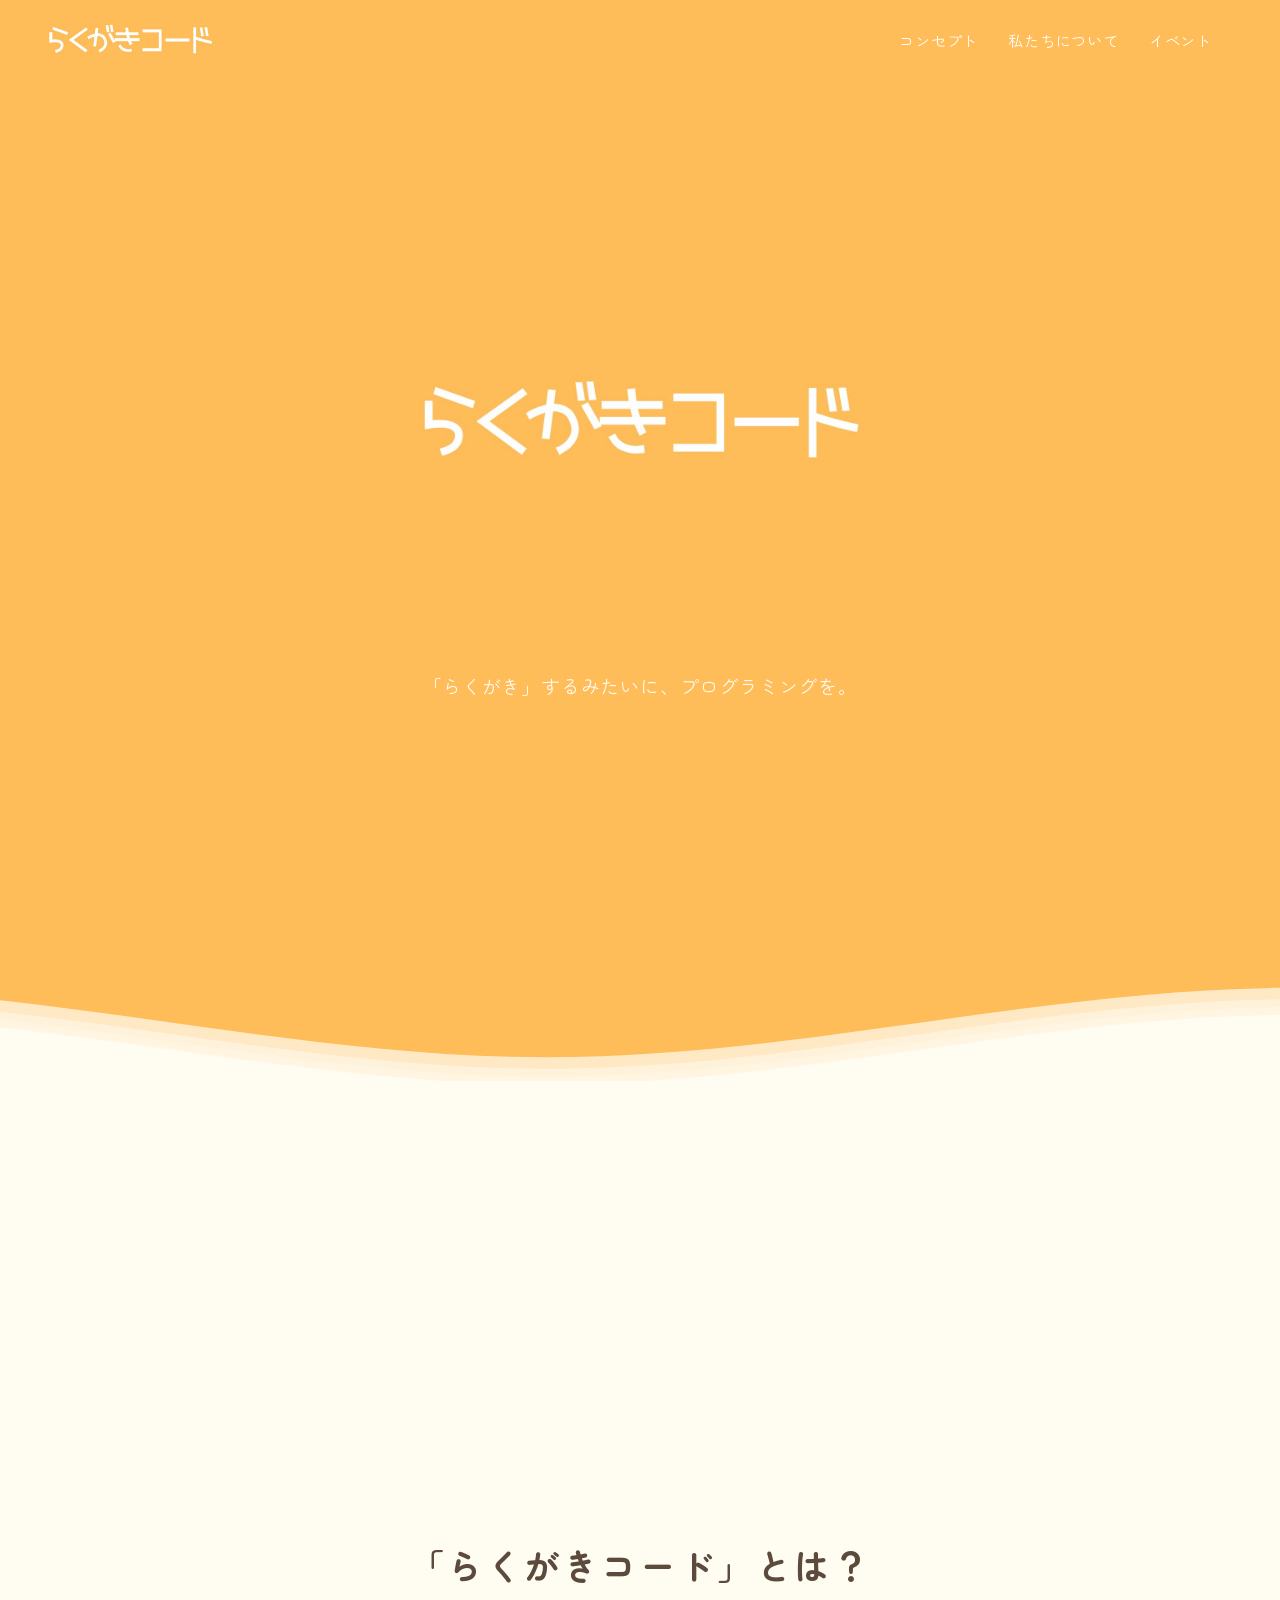
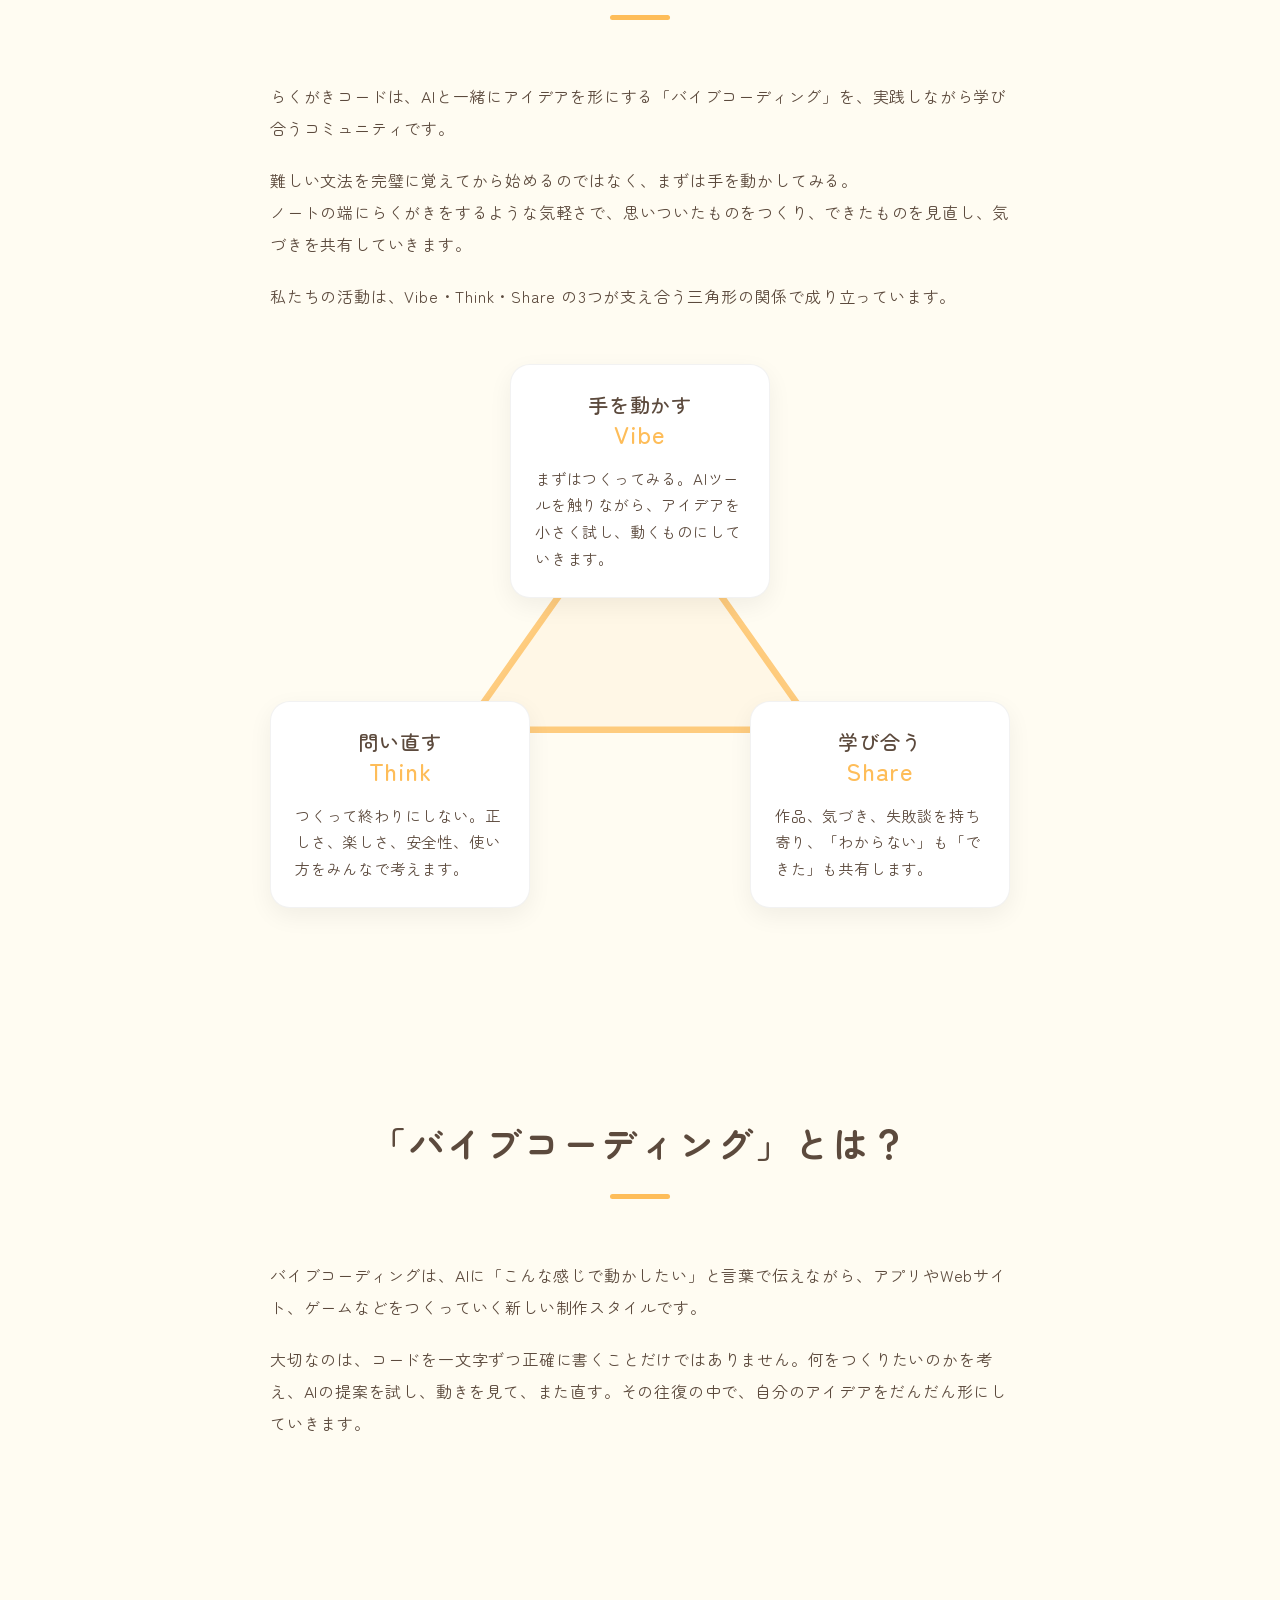
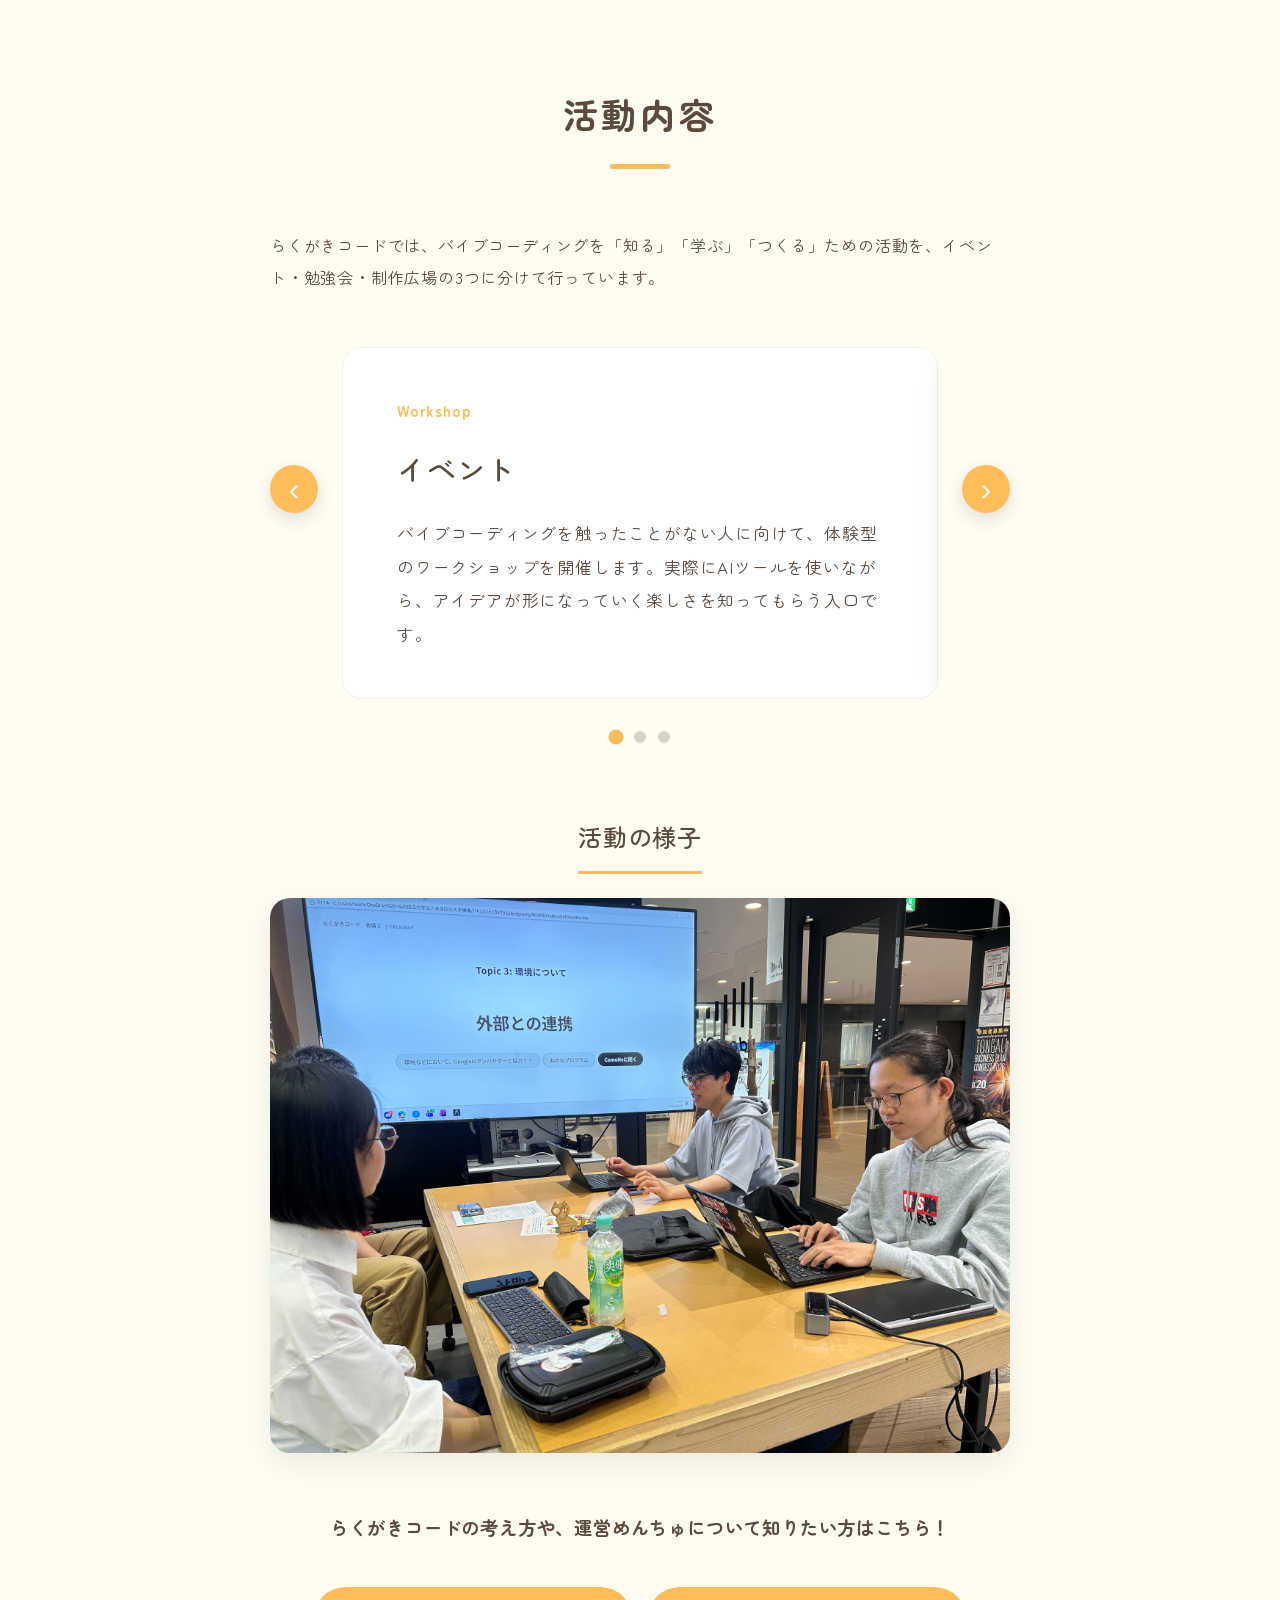
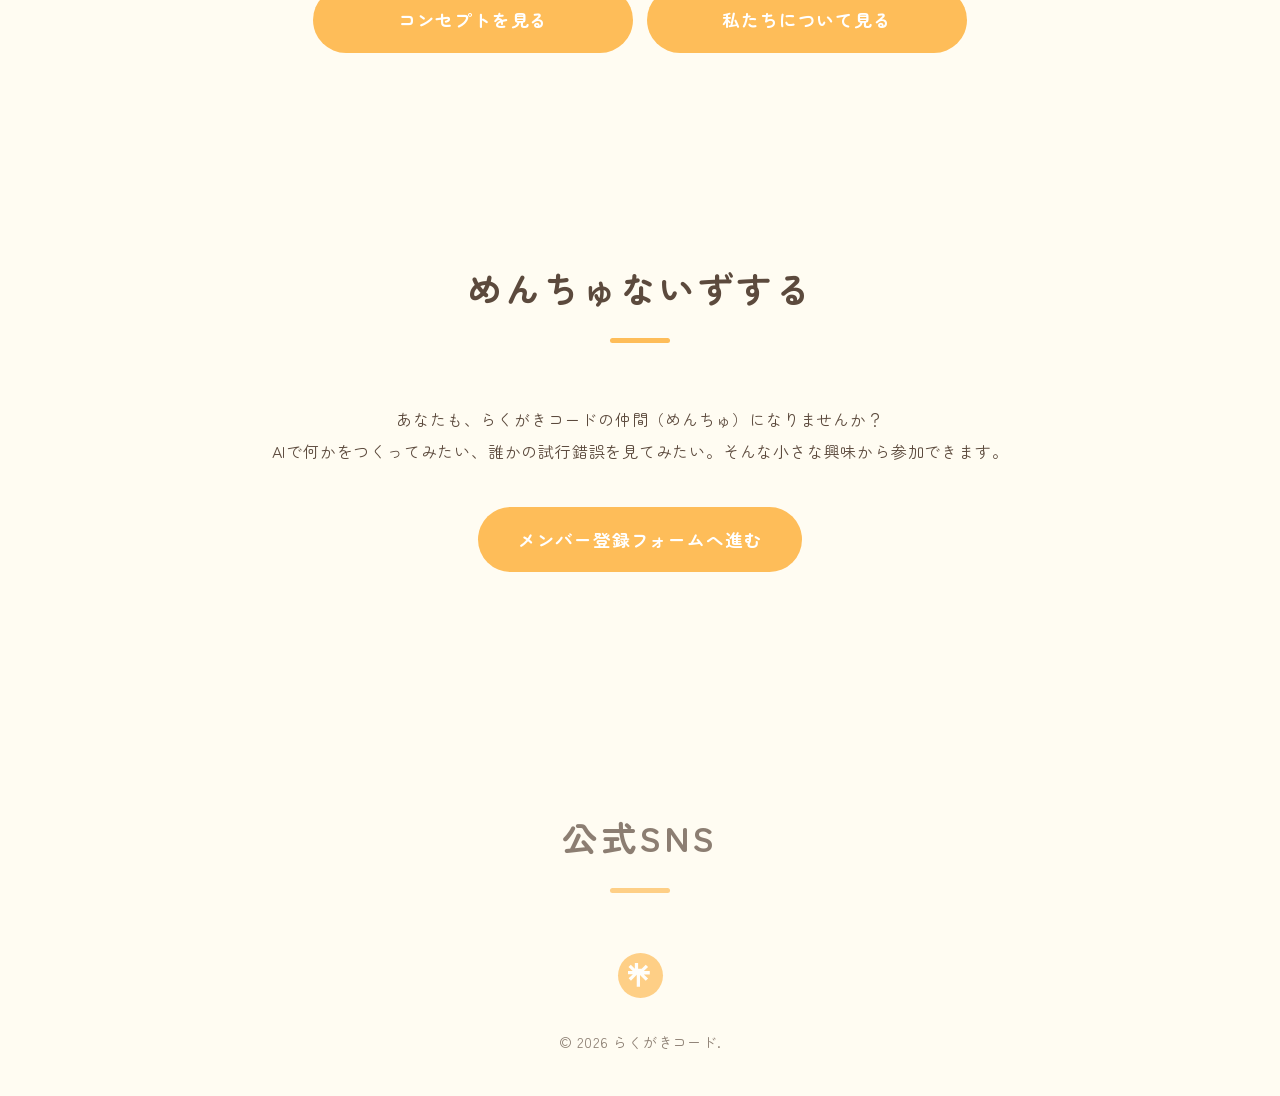
<file: index.html>
<!DOCTYPE html>
<html lang="ja">

<head>
    <meta charset="UTF-8">
    <meta name="viewport" content="width=device-width, initial-scale=1.0">
    <title>らくがきコード</title>
    <meta name="description"
        content="「らくがき」するみたいに、AIとプログラミングを楽しむ。らくがきコードは、手を動かし、問い直し、学び合いながら、AI時代の新しい創作と学びのかたちを探るコミュニティです。">
    <!-- Google Fonts: Zen Maru Gothic -->
    <link rel="preconnect" href="https://fonts.googleapis.com">
    <link rel="preconnect" href="https://fonts.gstatic.com" crossorigin>
    <link href="https://fonts.googleapis.com/css2?family=Zen+Maru+Gothic:wght@400;500;700&display=swap"
        rel="stylesheet">
    <link rel="stylesheet" href="style.css">
    <!-- Favicon -->
    <link rel="icon" href="images/らくがきコード.jpg" type="image/jpeg">
</head>

<body>

    <!-- Splash Screen (ロード時の黄色いカーテン) -->
    <div class="splash-screen" id="splash-screen">
        <div class="splash-layer layer-1"></div>
        <div class="splash-layer layer-2"></div>
        <div class="splash-layer layer-3"></div>
        <div class="splash-layer layer-4"></div>
    </div>

    <!-- Header -->
    <header class="header">
        <a href="#home" class="logo">
            <img src="images/らくがきコード.jpg" alt="らくがきコード">
        </a>
        <div class="hamburger" id="hamburger" aria-label="メニューを開く">
            <span></span>
            <span></span>
            <span></span>
        </div>
        <nav class="nav" id="nav-menu">
            <a href="concept/">コンセプト</a>
            <a href="menchu/">私たちについて</a>
            <a href="event/">イベント</a>
        </nav>
        <div class="header-wave">
            <svg class="header-waves" xmlns="http://www.w3.org/2000/svg" xmlns:xlink="http://www.w3.org/1999/xlink"
                viewBox="0 24 150 28" preserveAspectRatio="none" shape-rendering="auto">
                <defs>
                    <path id="gentle-wave-header"
                        d="M-160 44c30 0 58-18 88-18s 58 18 88 18 58-18 88-18 58 18 88 18 v44h-352z" />
                </defs>
                <g class="parallax-header">
                    <use href="#gentle-wave-header" x="48" y="0" fill="rgba(254, 189, 89, 0.3)" />
                    <use href="#gentle-wave-header" x="48" y="3" fill="rgba(254, 189, 89, 0.5)" />
                    <use href="#gentle-wave-header" x="48" y="5" fill="rgba(254, 189, 89, 0.7)" />
                    <use href="#gentle-wave-header" x="48" y="7" fill="#febd59" />
                </g>
            </svg>
        </div>
    </header>

    <!-- Hero Section -->
    <section class="hero" id="home">
        <div class="hero-content">
            <h1 class="hero-logo">
                <img src="images/らくがきコード.jpg" alt="らくがきコード">
            </h1>
            <p class="hero-subtitle">「らくがき」するみたいに、<br class="sp-br">プログラミングを。</p>
        </div>
        <div class="wave-bottom">
            <svg class="waves" xmlns="http://www.w3.org/2000/svg" xmlns:xlink="http://www.w3.org/1999/xlink"
                viewBox="0 24 150 28" preserveAspectRatio="none" shape-rendering="auto">
                <defs>
                    <path id="gentle-wave"
                        d="M-160 44c30 0 58-18 88-18s 58 18 88 18 58-18 88-18 58 18 88 18 v44h-352z" />
                </defs>
                <g class="parallax">
                    <use href="#gentle-wave" x="48" y="0" fill="rgba(255, 252, 242, 0.7)" />
                    <use href="#gentle-wave" x="48" y="3" fill="rgba(255, 252, 242, 0.5)" />
                    <use href="#gentle-wave" x="48" y="5" fill="rgba(255, 252, 242, 0.3)" />
                    <use href="#gentle-wave" x="48" y="7" fill="#fffcf2" />
                </g>
            </svg>
        </div>
    </section>

    <!-- About Section -->
    <section class="about section" id="about">
        <div class="container">
            <h2 class="section-title" id="about-title">「らくがきコード」<br class="sp-br">とは？</h2>
            <div class="text-block">
                <p>らくがきコードは、AIと一緒にアイデアを形にする「バイブコーディング」を、実践しながら学び合うコミュニティです。</p>
                <p>難しい文法を完璧に覚えてから始めるのではなく、まずは手を動かしてみる。<br>ノートの端にらくがきをするような気軽さで、思いついたものをつくり、できたものを見直し、気づきを共有していきます。
                </p>
                <p>私たちの活動は、Vibe・Think・Share の3つが支え合う三角形の関係で成り立っています。</p>
            </div>

            <div class="axis-diagram" aria-label="Vibe、Think、Shareの三角形">
                <svg class="axis-shape" viewBox="0 0 620 440" role="img" aria-hidden="true">
                    <polygon points="310,42 92,350 528,350" />
                    <circle cx="310" cy="42" r="10" />
                    <circle cx="92" cy="350" r="8" />
                    <circle cx="528" cy="350" r="8" />
                </svg>
                <div class="axis-node axis-node-vibe">
                    <h3>手を動かす<br><span>Vibe</span></h3>
                    <p>まずはつくってみる。AIツールを触りながら、アイデアを小さく試し、動くものにしていきます。</p>
                </div>
                <div class="axis-node axis-node-think">
                    <h3>問い直す<br><span>Think</span></h3>
                    <p>つくって終わりにしない。正しさ、楽しさ、安全性、使い方をみんなで考えます。</p>
                </div>
                <div class="axis-node axis-node-share">
                    <h3>学び合う<br><span>Share</span></h3>
                    <p>作品、気づき、失敗談を持ち寄り、「わからない」も「できた」も共有します。</p>
                </div>
            </div>
        </div>
    </section>

    <!-- Vibe Coding Section -->
    <section class="vibecoding section" id="vibecoding">
        <div class="container">
            <h2 class="section-title">「バイブコーディング」とは？</h2>
            <div class="text-block">
                <p>バイブコーディングは、AIに「こんな感じで動かしたい」と言葉で伝えながら、アプリやWebサイト、ゲームなどをつくっていく新しい制作スタイルです。</p>
                <p>大切なのは、コードを一文字ずつ正確に書くことだけではありません。何をつくりたいのかを考え、AIの提案を試し、動きを見て、また直す。その往復の中で、自分のアイデアをだんだん形にしていきます。</p>
            </div>
        </div>
    </section>

    <!-- Activities Section -->
    <section class="activities section" id="activities">
        <div class="container">
            <h2 class="section-title">活動内容</h2>
            <div class="text-block">
                <p>らくがきコードでは、バイブコーディングを「知る」「学ぶ」「つくる」ための活動を、イベント・勉強会・制作広場の3つに分けて行っています。</p>
            </div>

            <div class="activity-slider" aria-label="活動内容スライドショー">
                <button class="activity-nav activity-prev" type="button" aria-label="前の活動">‹</button>
                <div class="activity-viewport">
                    <div class="activity-track">
                        <article class="activity-slide is-active">
                            <span class="activity-label">Workshop</span>
                            <h3>イベント</h3>
                            <p>バイブコーディングを触ったことがない人に向けて、体験型のワークショップを開催します。実際にAIツールを使いながら、アイデアが形になっていく楽しさを知ってもらう入口です。</p>
                        </article>
                        <article class="activity-slide">
                            <span class="activity-label">Study</span>
                            <h3>勉強会</h3>
                            <p>バイブコーディングに必要なスキルや、安全性、活用法について学び合います。ツールの使い方だけでなく、AIとどう向き合い、どう使いこなすかを一緒に考えながら進めます。</p>
                        </article>
                        <article class="activity-slide">
                            <span class="activity-label">Create</span>
                            <h3>制作広場</h3>
                            <p>各自が自由に作品をつくってみる場です。できたものはDiscordなどのコミュニティプラットフォームで共有できます。外部の方と連携しながら制作する機会もつくっていきます。</p>
                        </article>
                    </div>
                </div>
                <button class="activity-nav activity-next" type="button" aria-label="次の活動">›</button>
                <div class="activity-dots" aria-label="活動内容の切り替え">
                    <button class="activity-dot is-active" type="button" aria-label="イベントを表示"></button>
                    <button class="activity-dot" type="button" aria-label="勉強会を表示"></button>
                    <button class="activity-dot" type="button" aria-label="制作広場を表示"></button>
                </div>
            </div>

            <div class="activity-photo">
                <h3>活動の様子</h3>
                <img src="images/meeting.jpg" alt="らくがきコードの活動の様子">
            </div>

            <div class="event-link-box">
                <p>らくがきコードの考え方や、運営めんちゅについて知りたい方はこちら！</p>
                <div class="event-link-actions">
                    <a href="concept/" class="btn">コンセプトを見る</a>
                    <a href="menchu/" class="btn">私たちについて見る</a>
                </div>
            </div>
        </div>
    </section>

    <section class="join section" id="join">
        <div class="container">
            <h2 class="section-title">めんちゅないずする</h2>
            <div class="text-block center-text">
                <p>あなたも、らくがきコードの仲間（めんちゅ）になりませんか？<br>AIで何かをつくってみたい、誰かの試行錯誤を見てみたい。そんな小さな興味から参加できます。</p>
                <a href="https://forms.gle/ABpbisV6w1tom6k57" target="_blank" rel="noopener noreferrer" class="btn">メンバー登録フォームへ進む</a>
            </div>
        </div>
    </section>

    <!-- Footer -->
    <footer class="footer">
        <h2 class="section-title">公式SNS</h2>
        <div class="footer-sns" style="display: flex; justify-content: center; gap: 20px; margin-bottom: 30px;">
            <!-- Linktree Icon -->
            <a href="https://linktr.ee/rakugaki_code?utm_source=qr_code" target="_blank" aria-label="Linktree"
                style="display: inline-flex; align-items: center; justify-content: center; width: 45px; height: 45px; border-radius: 50%; background-color: var(--main-yellow); color: var(--text-white); transition: opacity 0.3s, transform 0.3s;"
                onmouseover="this.style.transform='scale(1.1)';" onmouseout="this.style.transform='scale(1)';">
                <svg role="img" viewBox="0 0 24 24" xmlns="http://www.w3.org/2000/svg" fill="currentColor" width="24"
                    height="24">
                    <title>Linktree</title>
                    <path
                        d="M13.736 5.853l4.005-4.117 2.325 2.38-4.2 4.005h5.908v3.305h-5.937l4.229 4.108-2.325 2.334-5.74-5.769v11.66h-3.266V11.82l-5.769 5.827-2.325-2.325 4.229-4.117H-1.23v-3.305h5.937L.507 4.116l2.325-2.38 4.005 4.117V0h3.266v5.853z" />
                </svg>
            </a>
            <!-- 今後ここにインスタなどのアイコンを追加できます -->
        </div>
        <p>&copy; 2026 らくがきコード.</p>
    </footer>

    <script src="script.js"></script>
</body>

</html>
</file>
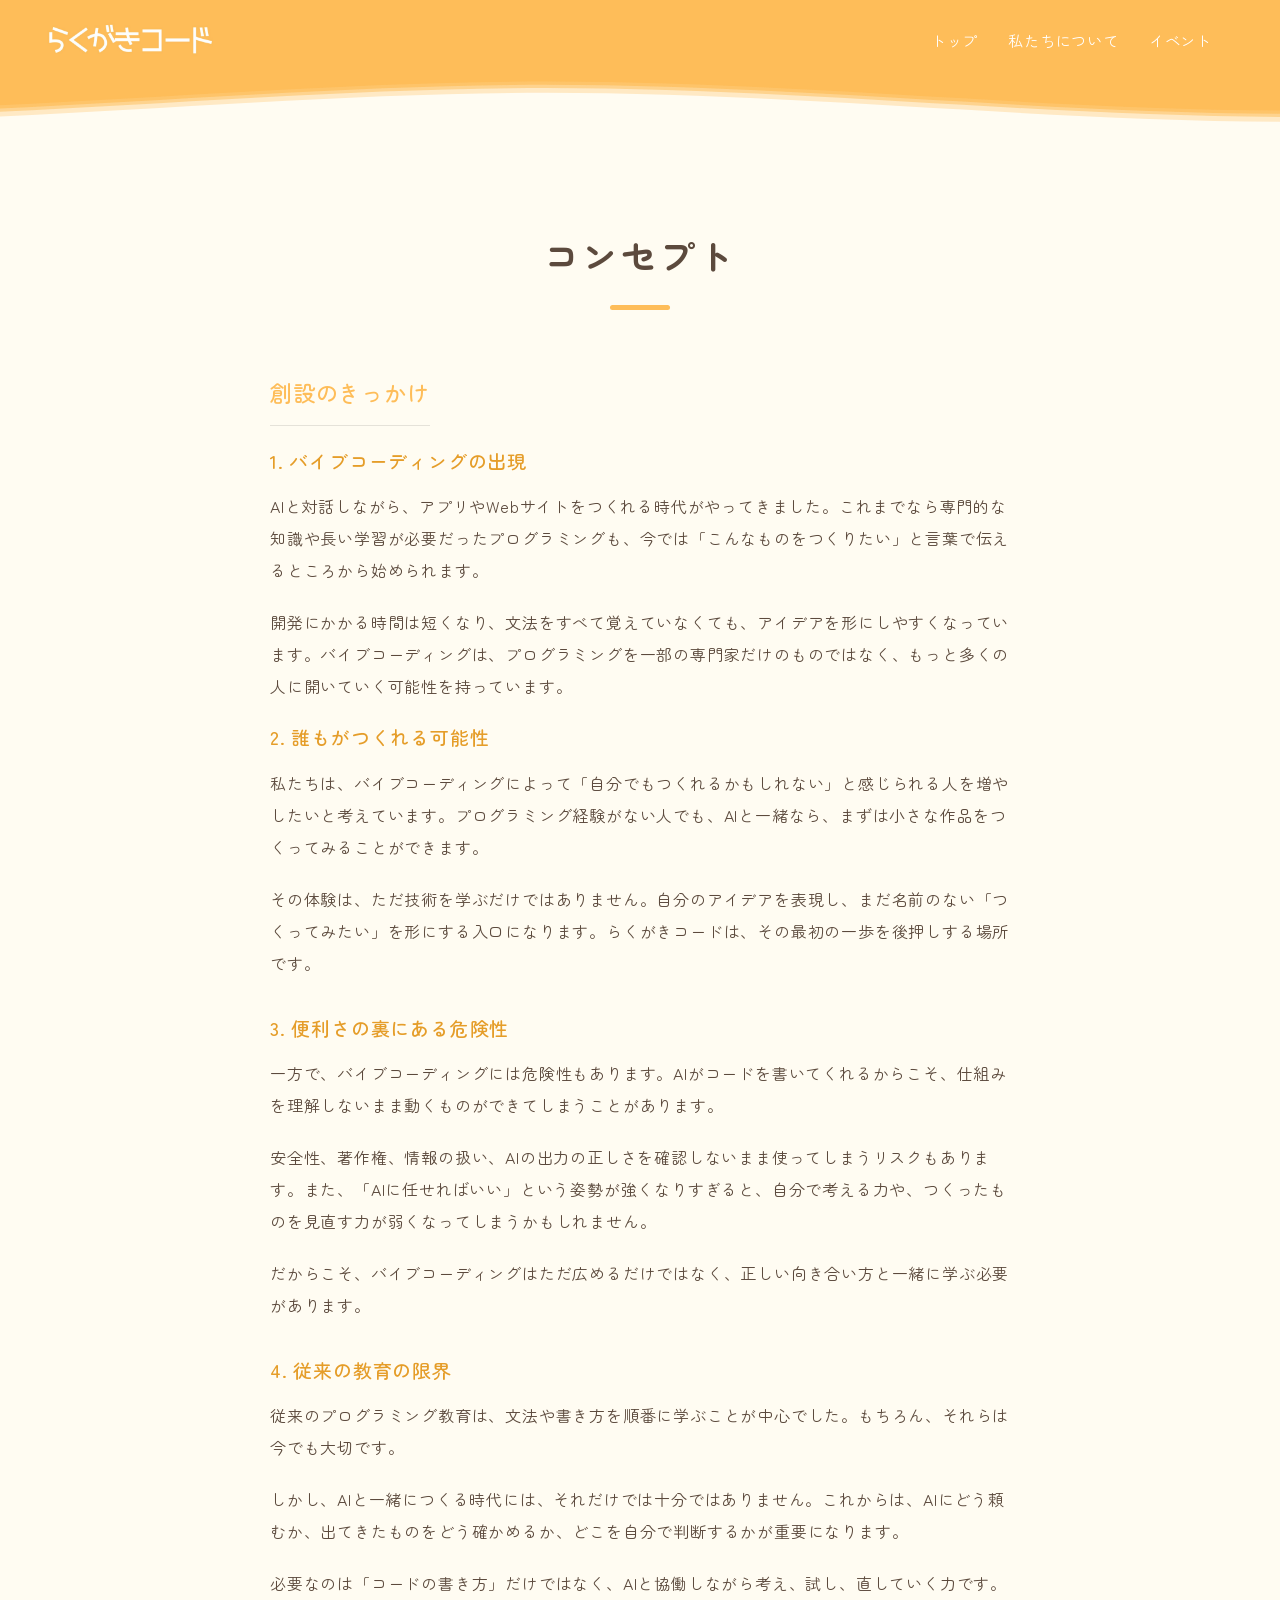
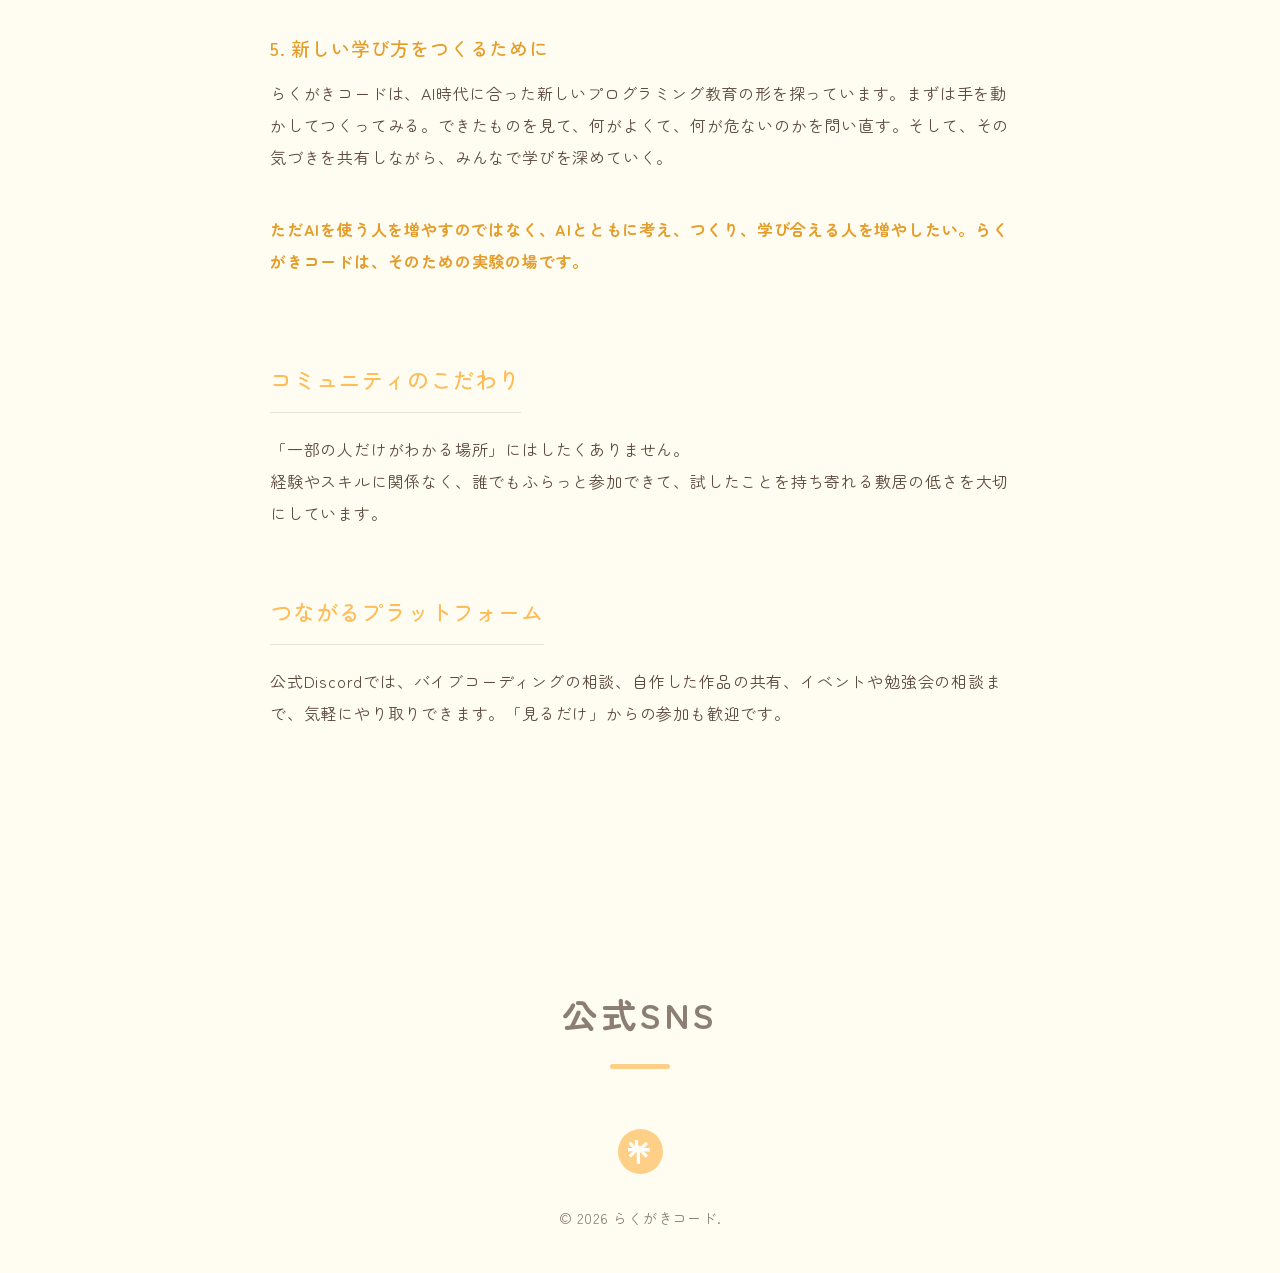
<file: concept/index.html>
<!DOCTYPE html>
<html lang="ja">

<head>
    <meta charset="UTF-8">
    <meta name="viewport" content="width=device-width, initial-scale=1.0">
    <title>コンセプト｜らくがきコード</title>
    <meta name="description" content="らくがきコードのコンセプト、創設のきっかけ、コミュニティの考え方をまとめたページです。">
    <link rel="preconnect" href="https://fonts.googleapis.com">
    <link rel="preconnect" href="https://fonts.gstatic.com" crossorigin>
    <link href="https://fonts.googleapis.com/css2?family=Zen+Maru+Gothic:wght@400;500;700&display=swap" rel="stylesheet">
    <link rel="icon" href="../images/らくがきコード.jpg" type="image/jpeg">
    <link rel="stylesheet" href="../style.css">
    <link rel="stylesheet" href="style.css">
</head>

<body>
    <header class="header">
        <a href="../index.html" class="logo" aria-label="らくがきコード トップページへ">
            <img src="../images/らくがきコード.jpg" alt="らくがきコード">
        </a>
        <div class="hamburger" id="hamburger" aria-label="メニューを開く">
            <span></span>
            <span></span>
            <span></span>
        </div>
        <nav class="nav" id="nav-menu">
            <a href="../index.html">トップ</a>
            <a href="../menchu/">私たちについて</a>
            <a href="../event/">イベント</a>
        </nav>
        <div class="header-wave">
            <svg class="header-waves" xmlns="http://www.w3.org/2000/svg" viewBox="0 24 150 28" preserveAspectRatio="none" shape-rendering="auto">
                <defs>
                    <path id="gentle-wave-header" d="M-160 44c30 0 58-18 88-18s 58 18 88 18 58-18 88-18 58 18 88 18 v44h-352z" />
                </defs>
                <g class="parallax-header">
                    <use href="#gentle-wave-header" x="48" y="0" fill="rgba(254, 189, 89, 0.3)" />
                    <use href="#gentle-wave-header" x="48" y="3" fill="rgba(254, 189, 89, 0.5)" />
                    <use href="#gentle-wave-header" x="48" y="5" fill="rgba(254, 189, 89, 0.7)" />
                    <use href="#gentle-wave-header" x="48" y="7" fill="#febd59" />
                </g>
            </svg>
        </div>
    </header>

    <main class="subpage-main">
        <section class="concept section" id="concept">
            <div class="container">
                <h2 class="section-title">コンセプト</h2>

                <div class="concept-item">
                    <h3>創設のきっかけ</h3>
                    <div class="text-block" id="concept-story">
                        <h4>1. バイブコーディングの出現</h4>
                        <p>AIと対話しながら、アプリやWebサイトをつくれる時代がやってきました。これまでなら専門的な知識や長い学習が必要だったプログラミングも、今では「こんなものをつくりたい」と言葉で伝えるところから始められます。</p>
                        <p>開発にかかる時間は短くなり、文法をすべて覚えていなくても、アイデアを形にしやすくなっています。バイブコーディングは、プログラミングを一部の専門家だけのものではなく、もっと多くの人に開いていく可能性を持っています。</p>

                        <div>
                            <h4>2. 誰もがつくれる可能性</h4>
                            <p>私たちは、バイブコーディングによって「自分でもつくれるかもしれない」と感じられる人を増やしたいと考えています。プログラミング経験がない人でも、AIと一緒なら、まずは小さな作品をつくってみることができます。</p>
                            <p>その体験は、ただ技術を学ぶだけではありません。自分のアイデアを表現し、まだ名前のない「つくってみたい」を形にする入口になります。らくがきコードは、その最初の一歩を後押しする場所です。</p>

                            <h4>3. 便利さの裏にある危険性</h4>
                            <p>一方で、バイブコーディングには危険性もあります。AIがコードを書いてくれるからこそ、仕組みを理解しないまま動くものができてしまうことがあります。</p>
                            <p>安全性、著作権、情報の扱い、AIの出力の正しさを確認しないまま使ってしまうリスクもあります。また、「AIに任せればいい」という姿勢が強くなりすぎると、自分で考える力や、つくったものを見直す力が弱くなってしまうかもしれません。</p>
                            <p>だからこそ、バイブコーディングはただ広めるだけではなく、正しい向き合い方と一緒に学ぶ必要があります。</p>

                            <h4>4. 従来の教育の限界</h4>
                            <p>従来のプログラミング教育は、文法や書き方を順番に学ぶことが中心でした。もちろん、それらは今でも大切です。</p>
                            <p>しかし、AIと一緒につくる時代には、それだけでは十分ではありません。これからは、AIにどう頼むか、出てきたものをどう確かめるか、どこを自分で判断するかが重要になります。</p>
                            <p>必要なのは「コードの書き方」だけではなく、AIと協働しながら考え、試し、直していく力です。</p>

                            <h4>5. 新しい学び方をつくるために</h4>
                            <p>らくがきコードは、AI時代に合った新しいプログラミング教育の形を探っています。まずは手を動かしてつくってみる。できたものを見て、何がよくて、何が危ないのかを問い直す。そして、その気づきを共有しながら、みんなで学びを深めていく。</p>
                            <p class="highlight">ただAIを使う人を増やすのではなく、AIとともに考え、つくり、学び合える人を増やしたい。らくがきコードは、そのための実験の場です。</p>
                        </div>
                    </div>
                </div>

                <div class="concept-item">
                    <h3>コミュニティのこだわり</h3>
                    <div class="text-block">
                        <p>「一部の人だけがわかる場所」にはしたくありません。<br>経験やスキルに関係なく、誰でもふらっと参加できて、試したことを持ち寄れる敷居の低さを大切にしています。</p>
                    </div>
                </div>

                <div class="concept-item">
                    <h3>つながるプラットフォーム</h3>
                    <div class="text-block">
                        <p>公式Discordでは、バイブコーディングの相談、自作した作品の共有、イベントや勉強会の相談まで、気軽にやり取りできます。「見るだけ」からの参加も歓迎です。</p>
                    </div>
                </div>
            </div>
        </section>
    </main>

    <footer class="footer">
        <h2 class="section-title">公式SNS</h2>
        <div class="footer-sns" style="display: flex; justify-content: center; gap: 20px; margin-bottom: 30px;">
            <a href="https://linktr.ee/rakugaki_code?utm_source=qr_code" target="_blank" aria-label="Linktree"
                style="display: inline-flex; align-items: center; justify-content: center; width: 45px; height: 45px; border-radius: 50%; background-color: var(--main-yellow); color: var(--text-white); transition: opacity 0.3s, transform 0.3s;"
                onmouseover="this.style.transform='scale(1.1)';" onmouseout="this.style.transform='scale(1)';">
                <svg role="img" viewBox="0 0 24 24" xmlns="http://www.w3.org/2000/svg" fill="currentColor" width="24"
                    height="24">
                    <title>Linktree</title>
                    <path
                        d="M13.736 5.853l4.005-4.117 2.325 2.38-4.2 4.005h5.908v3.305h-5.937l4.229 4.108-2.325 2.334-5.74-5.769v11.66h-3.266V11.82l-5.769 5.827-2.325-2.325 4.229-4.117H-1.23v-3.305h5.937L.507 4.116l2.325-2.38 4.005 4.117V0h3.266v5.853z" />
                </svg>
            </a>
        </div>
        <p>&copy; 2026 らくがきコード.</p>
    </footer>

    <script src="../script.js"></script>
</body>

</html>
</file>
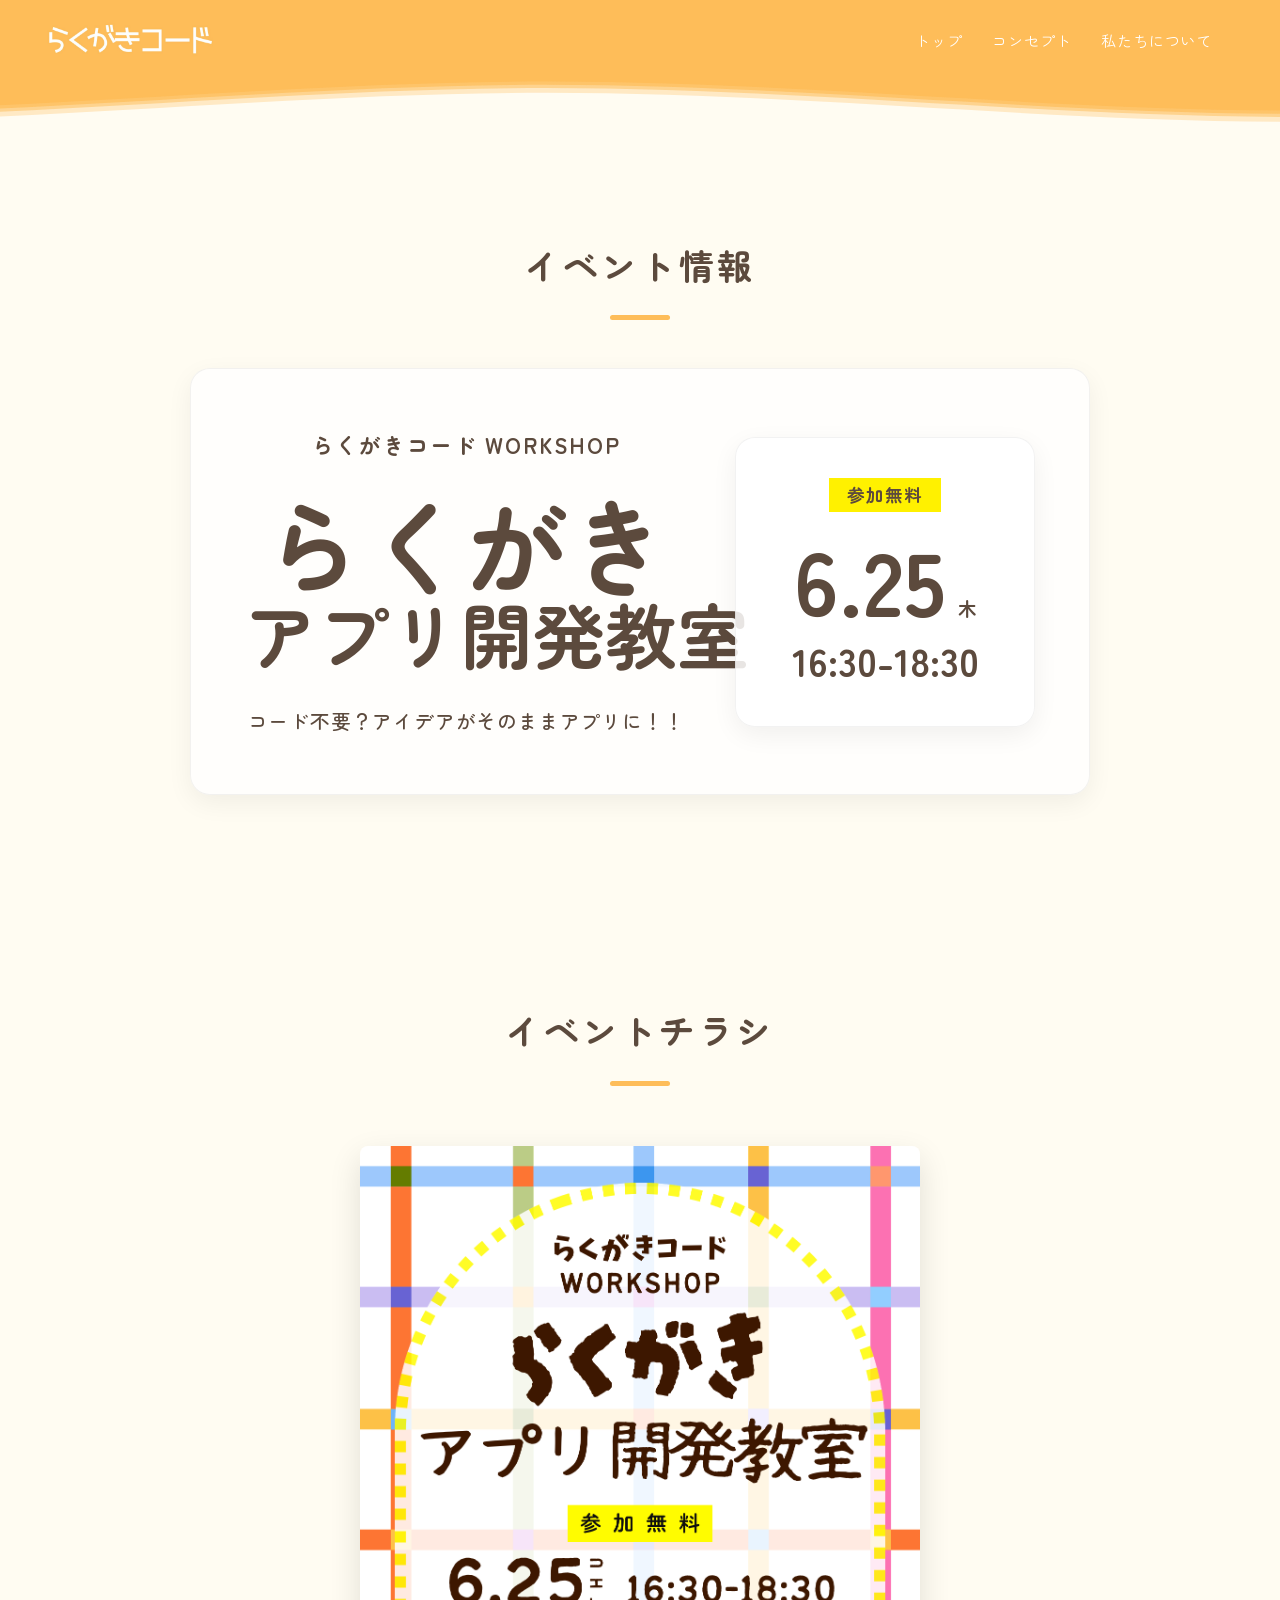
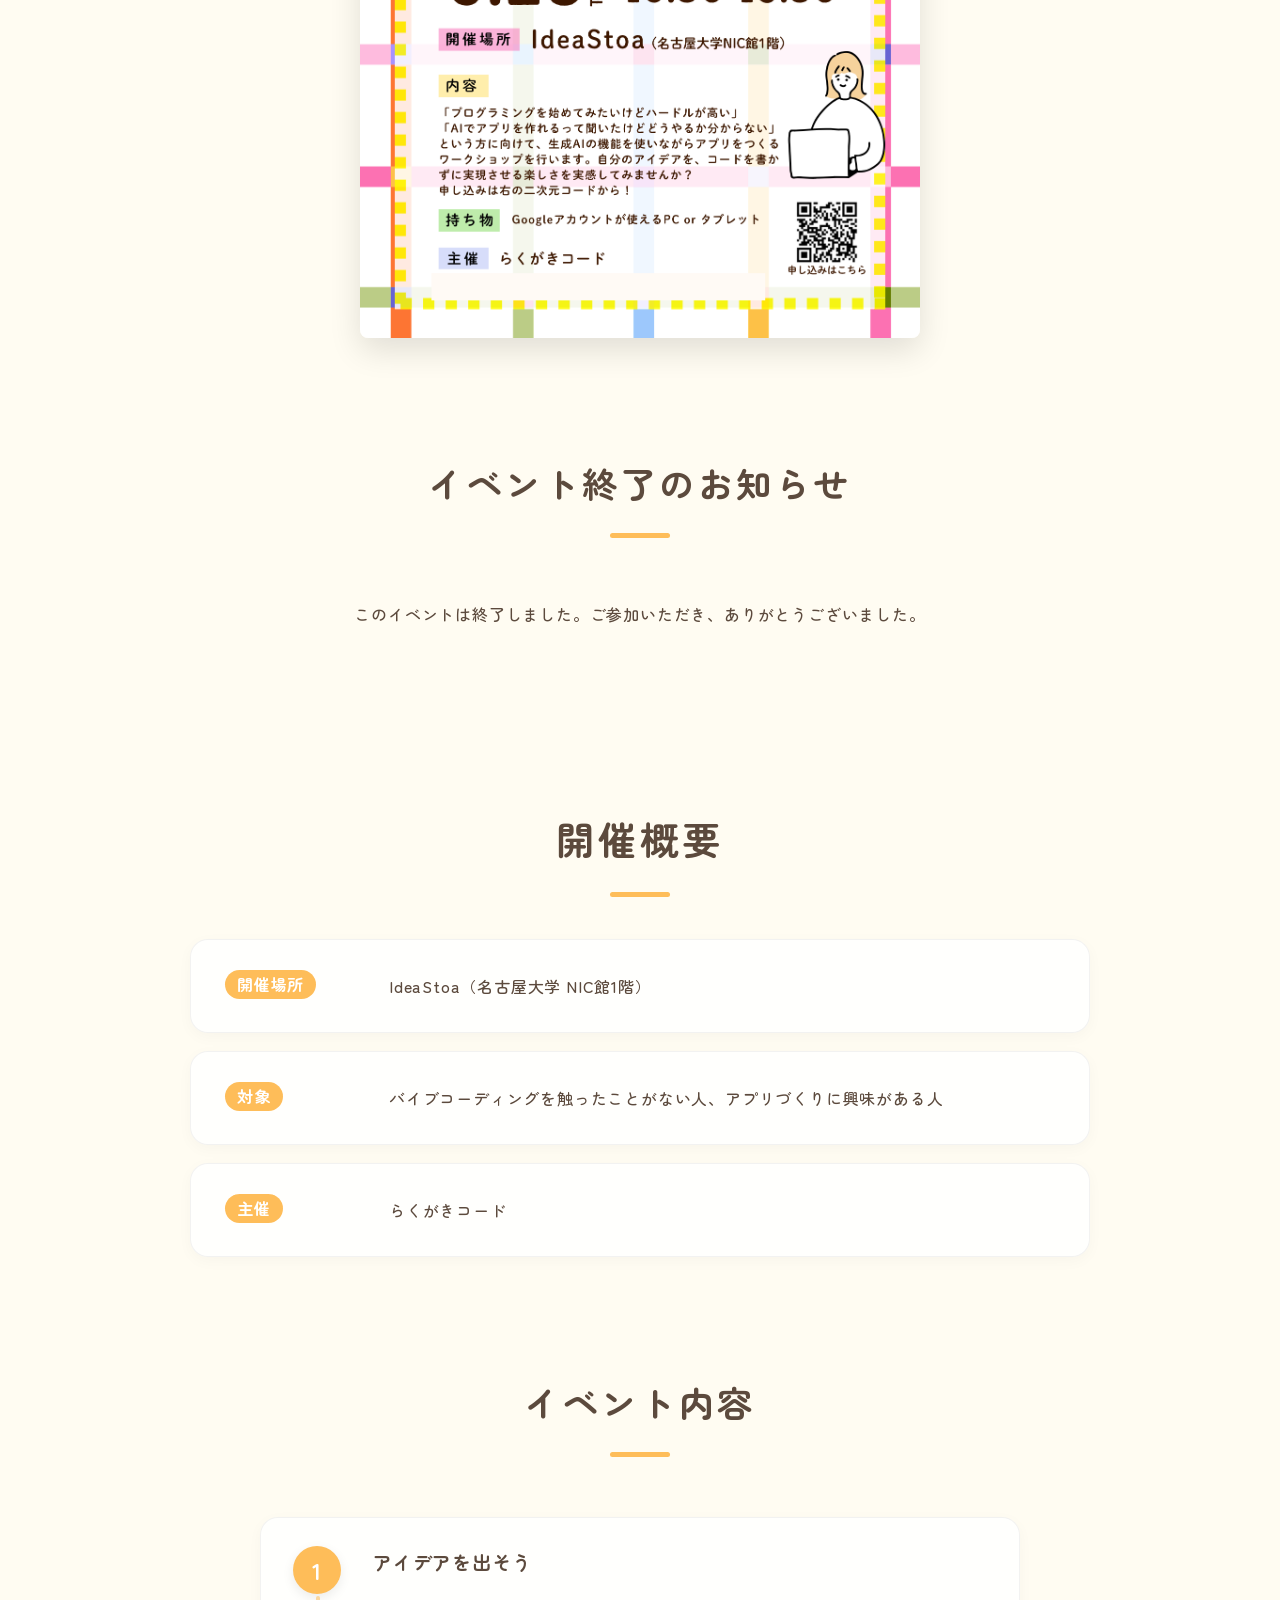
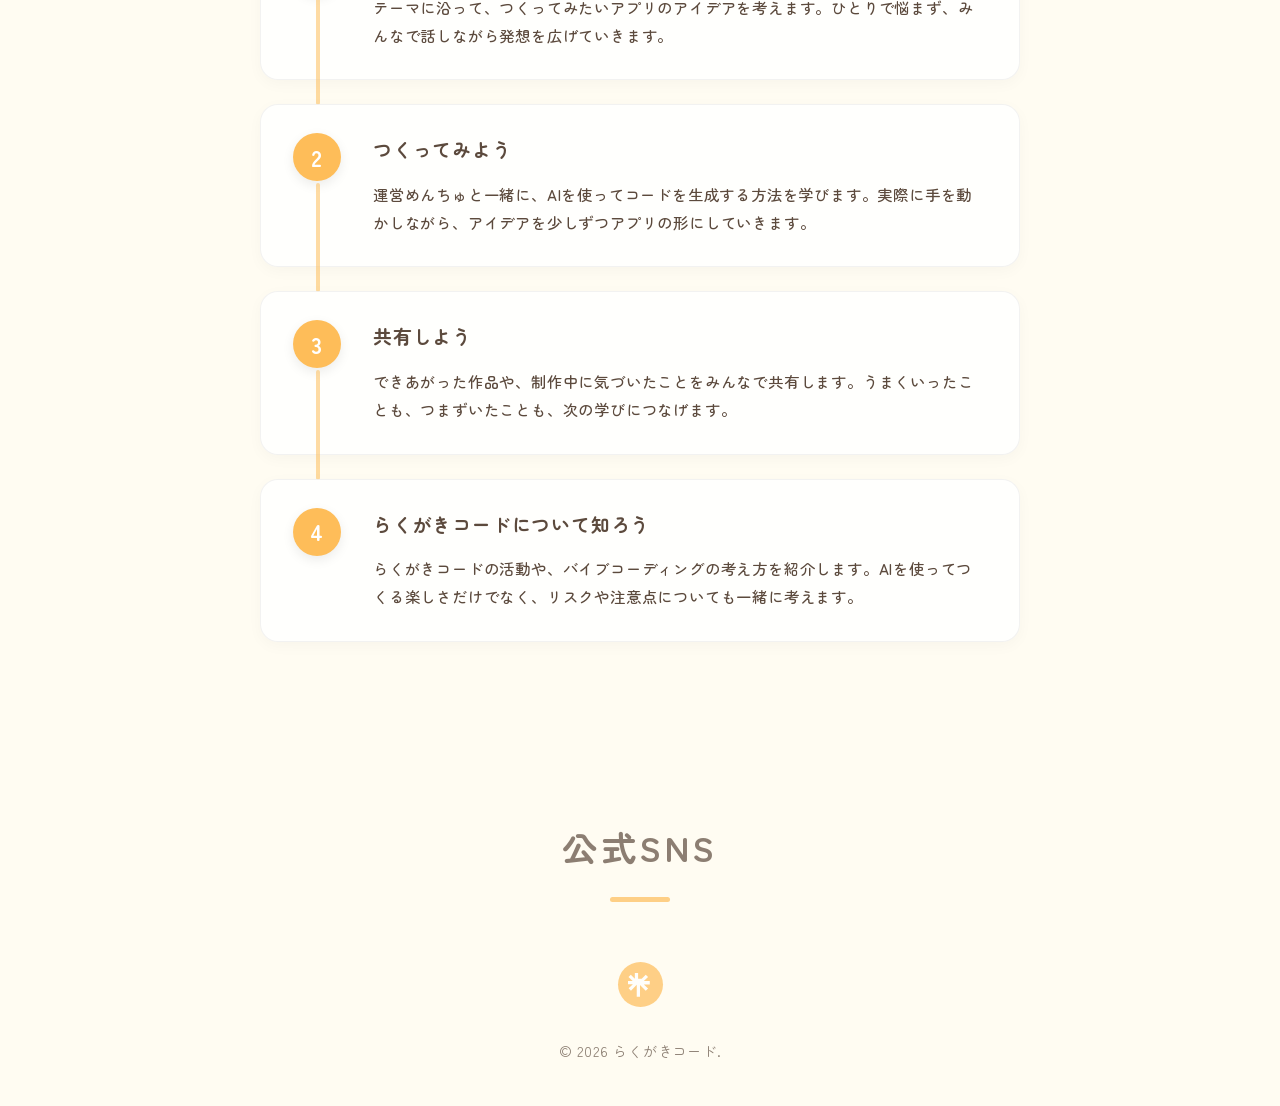
<file: event/index.html>
<!DOCTYPE html>
<html lang="ja">

<head>
    <meta charset="UTF-8">
    <meta name="viewport" content="width=device-width, initial-scale=1.0">
    <title>らくがきアプリ開発教室｜らくがきコード</title>
    <meta name="description" content="らくがきコード WORKSHOP「らくがきアプリ開発教室」。AIと対話しながらアプリづくりを体験する参加無料のワークショップです。">
    <script>
        if (location.pathname.endsWith('/event')) {
            location.replace(`${location.pathname}/${location.search}${location.hash}`);
        }
    </script>
    <link rel="preconnect" href="https://fonts.googleapis.com">
    <link rel="preconnect" href="https://fonts.gstatic.com" crossorigin>
    <link href="https://fonts.googleapis.com/css2?family=Zen+Maru+Gothic:wght@400;500;700;900&display=swap" rel="stylesheet">
    <link rel="icon" href="../images/らくがきコード.jpg" type="image/jpeg">
    <link rel="stylesheet" href="../style.css">
    <link rel="stylesheet" href="style.css">
</head>

<body>
    <header class="header">
        <a href="../index.html" class="logo" aria-label="らくがきコード トップページへ">
            <img src="../images/らくがきコード.jpg" alt="らくがきコード">
        </a>
        <div class="hamburger" id="hamburger" aria-label="メニューを開く">
            <span></span>
            <span></span>
            <span></span>
        </div>
        <nav class="nav" id="nav-menu">
            <a href="../index.html">トップ</a>
            <a href="../concept/">コンセプト</a>
            <a href="../menchu/">私たちについて</a>
        </nav>
        <div class="header-wave">
            <svg class="header-waves" xmlns="http://www.w3.org/2000/svg" viewBox="0 24 150 28" preserveAspectRatio="none" shape-rendering="auto">
                <defs>
                    <path id="gentle-wave-header" d="M-160 44c30 0 58-18 88-18s 58 18 88 18 58-18 88-18 58 18 88 18 v44h-352z" />
                </defs>
                <g class="parallax-header">
                    <use href="#gentle-wave-header" x="48" y="0" fill="rgba(254, 189, 89, 0.3)" />
                    <use href="#gentle-wave-header" x="48" y="3" fill="rgba(254, 189, 89, 0.5)" />
                    <use href="#gentle-wave-header" x="48" y="5" fill="rgba(254, 189, 89, 0.7)" />
                    <use href="#gentle-wave-header" x="48" y="7" fill="#febd59" />
                </g>
            </svg>
        </div>
    </header>

    <main>
        <section class="event-hero">
            <div class="event-container">
                <h2 class="section-title event-title">イベント情報</h2>
                <div class="hero-layout">
                    <div class="hero-copy">
                        <p class="eyebrow">らくがきコード WORKSHOP</p>
                        <h1>らくがき<br><span class="nowrap">アプリ開発教室</span></h1>
                        <p class="lead">
                            コード不要？アイデアがそのままアプリに！！
                        </p>
                    </div>

                    <aside class="summary-card" aria-label="イベント概要">
                        <p class="free">参加無料</p>
                        <div class="date-row">
                            <span class="date">6.25</span>
                            <span class="weekday">木</span>
                        </div>
                        <p class="time">16:30-18:30</p>
                    </aside>
                </div>
            </div>
        </section>

        <section class="flyer-section">
            <div class="event-container">
                <h2 class="section-title">イベントチラシ</h2>
                <figure class="flyer-image">
                    <img src="rakugaki-event-flyer-site.png" alt="らくがきアプリ開発教室のイベントチラシ" width="560" height="792" style="display: block; width: min(560px, 100%); height: auto; margin: 0 auto;">
                </figure>
            </div>
        </section>

        <section class="entry-section">
            <div class="event-container">
                <h2 class="section-title">イベント終了のお知らせ</h2>
                <div class="text-block center-text">
                    <p>このイベントは終了しました。ご参加いただき、ありがとうございました。</p>
                </div>
            </div>
        </section>

        <section class="event-section">
            <div class="event-container">
                <h2 class="section-title">開催概要</h2>
                <dl class="info-list">
                    <div>
                        <dt>開催場所</dt>
                        <dd>IdeaStoa（名古屋大学 NIC館1階）</dd>
                    </div>
                    <div>
                        <dt>対象</dt>
                        <dd>バイブコーディングを触ったことがない人、アプリづくりに興味がある人</dd>
                    </div>
                    <div>
                        <dt>主催</dt>
                        <dd>らくがきコード</dd>
                    </div>
                </dl>
            </div>
        </section>

        <section class="timeline-section">
            <div class="event-container">
                <h2 class="section-title">イベント内容</h2>
                <div class="timeline-flow">
                    <article class="timeline-card">
                        <span class="step-number">1</span>
                        <h3>アイデアを出そう</h3>
                        <p>テーマに沿って、つくってみたいアプリのアイデアを考えます。ひとりで悩まず、みんなで話しながら発想を広げていきます。</p>
                    </article>
                    <article class="timeline-card">
                        <span class="step-number">2</span>
                        <h3>つくってみよう</h3>
                        <p>運営めんちゅと一緒に、AIを使ってコードを生成する方法を学びます。実際に手を動かしながら、アイデアを少しずつアプリの形にしていきます。</p>
                    </article>
                    <article class="timeline-card">
                        <span class="step-number">3</span>
                        <h3>共有しよう</h3>
                        <p>できあがった作品や、制作中に気づいたことをみんなで共有します。うまくいったことも、つまずいたことも、次の学びにつなげます。</p>
                    </article>
                    <article class="timeline-card">
                        <span class="step-number">4</span>
                        <h3>らくがきコードについて知ろう</h3>
                        <p>らくがきコードの活動や、バイブコーディングの考え方を紹介します。AIを使ってつくる楽しさだけでなく、リスクや注意点についても一緒に考えます。</p>
                    </article>
                </div>
            </div>
        </section>
    </main>

    <footer class="footer">
        <h2 class="section-title">公式SNS</h2>
        <div class="footer-sns">
            <a href="https://linktr.ee/rakugaki_code?utm_source=qr_code" target="_blank" rel="noopener noreferrer" aria-label="Linktree">
                <svg role="img" viewBox="0 0 24 24" xmlns="http://www.w3.org/2000/svg" fill="currentColor" width="24" height="24">
                    <title>Linktree</title>
                    <path d="M13.736 5.853l4.005-4.117 2.325 2.38-4.2 4.005h5.908v3.305h-5.937l4.229 4.108-2.325 2.334-5.74-5.769v11.66h-3.266V11.82l-5.769 5.827-2.325-2.325 4.229-4.117H-1.23v-3.305h5.937L.507 4.116l2.325-2.38 4.005 4.117V0h3.266v5.853z" />
                </svg>
            </a>
        </div>
        <p>&copy; 2026 らくがきコード.</p>
    </footer>
    <script src="../script.js"></script>
</body>

</html>
</file>
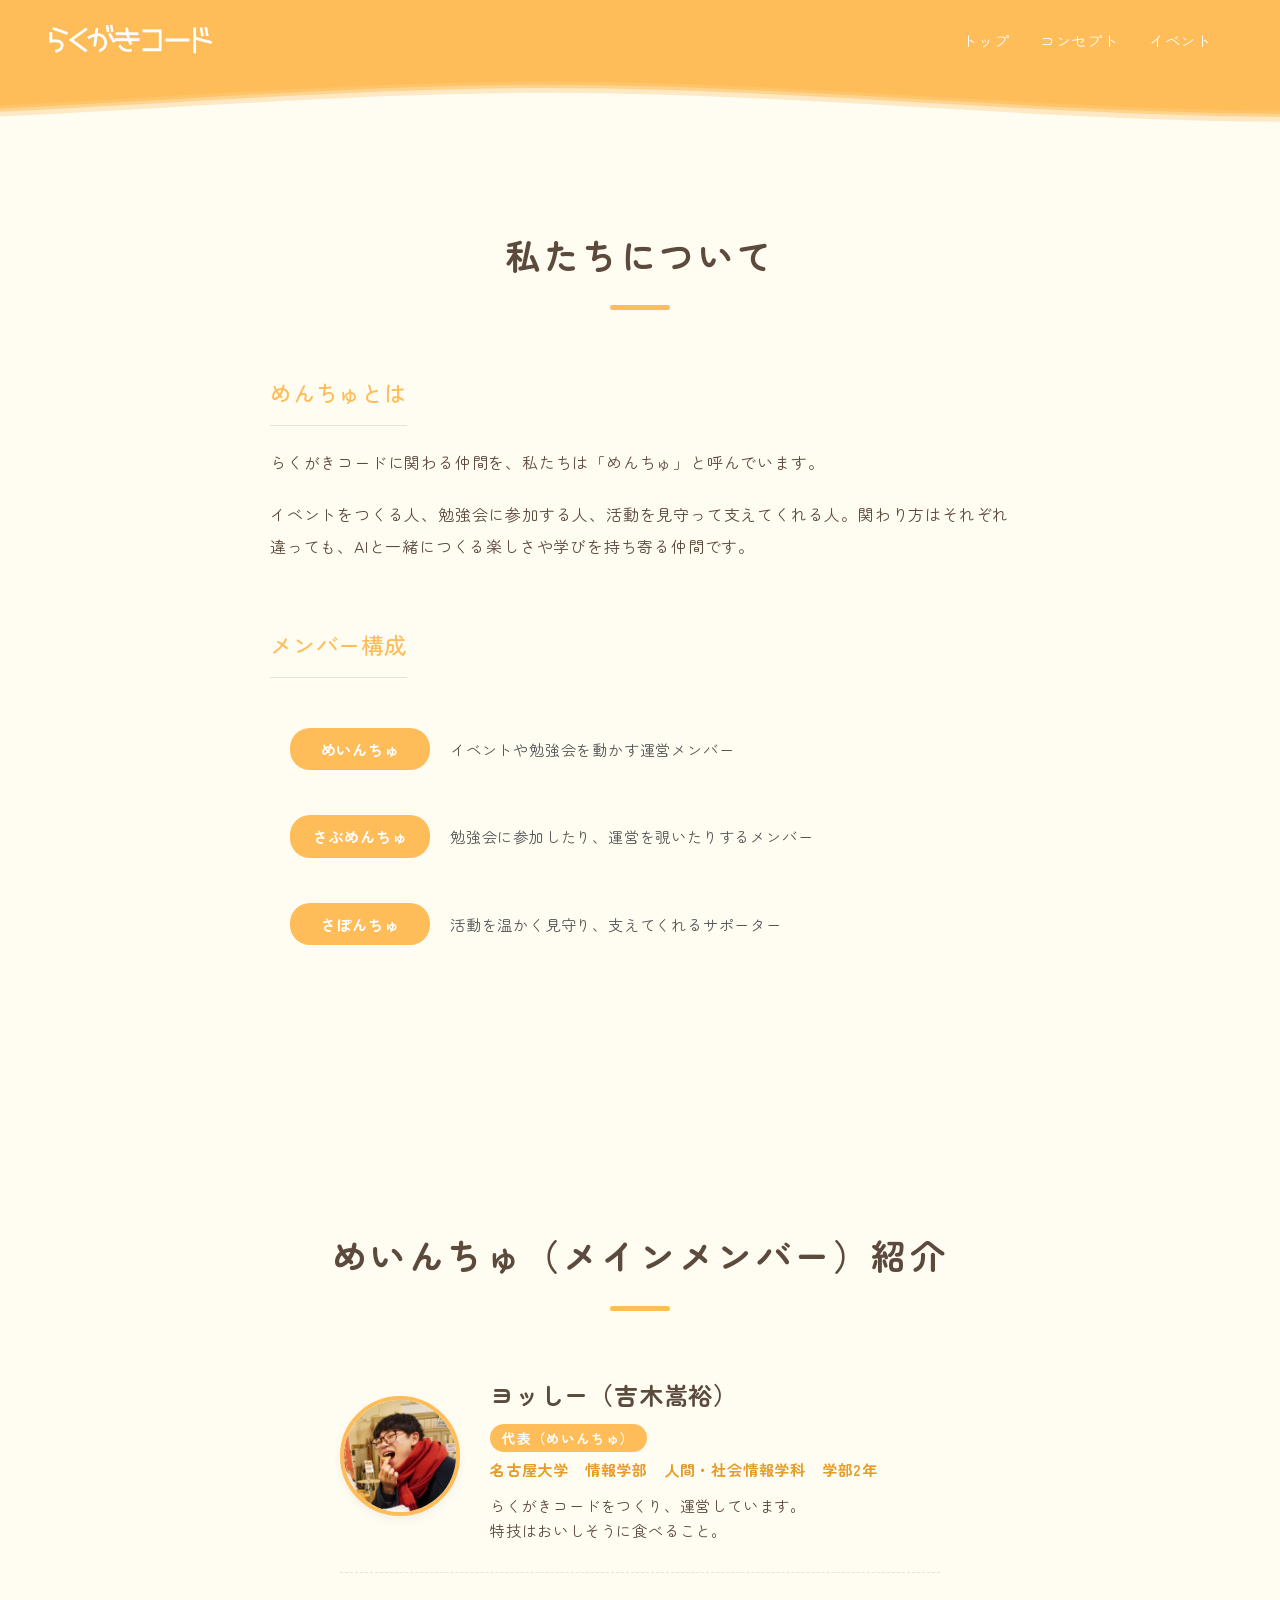
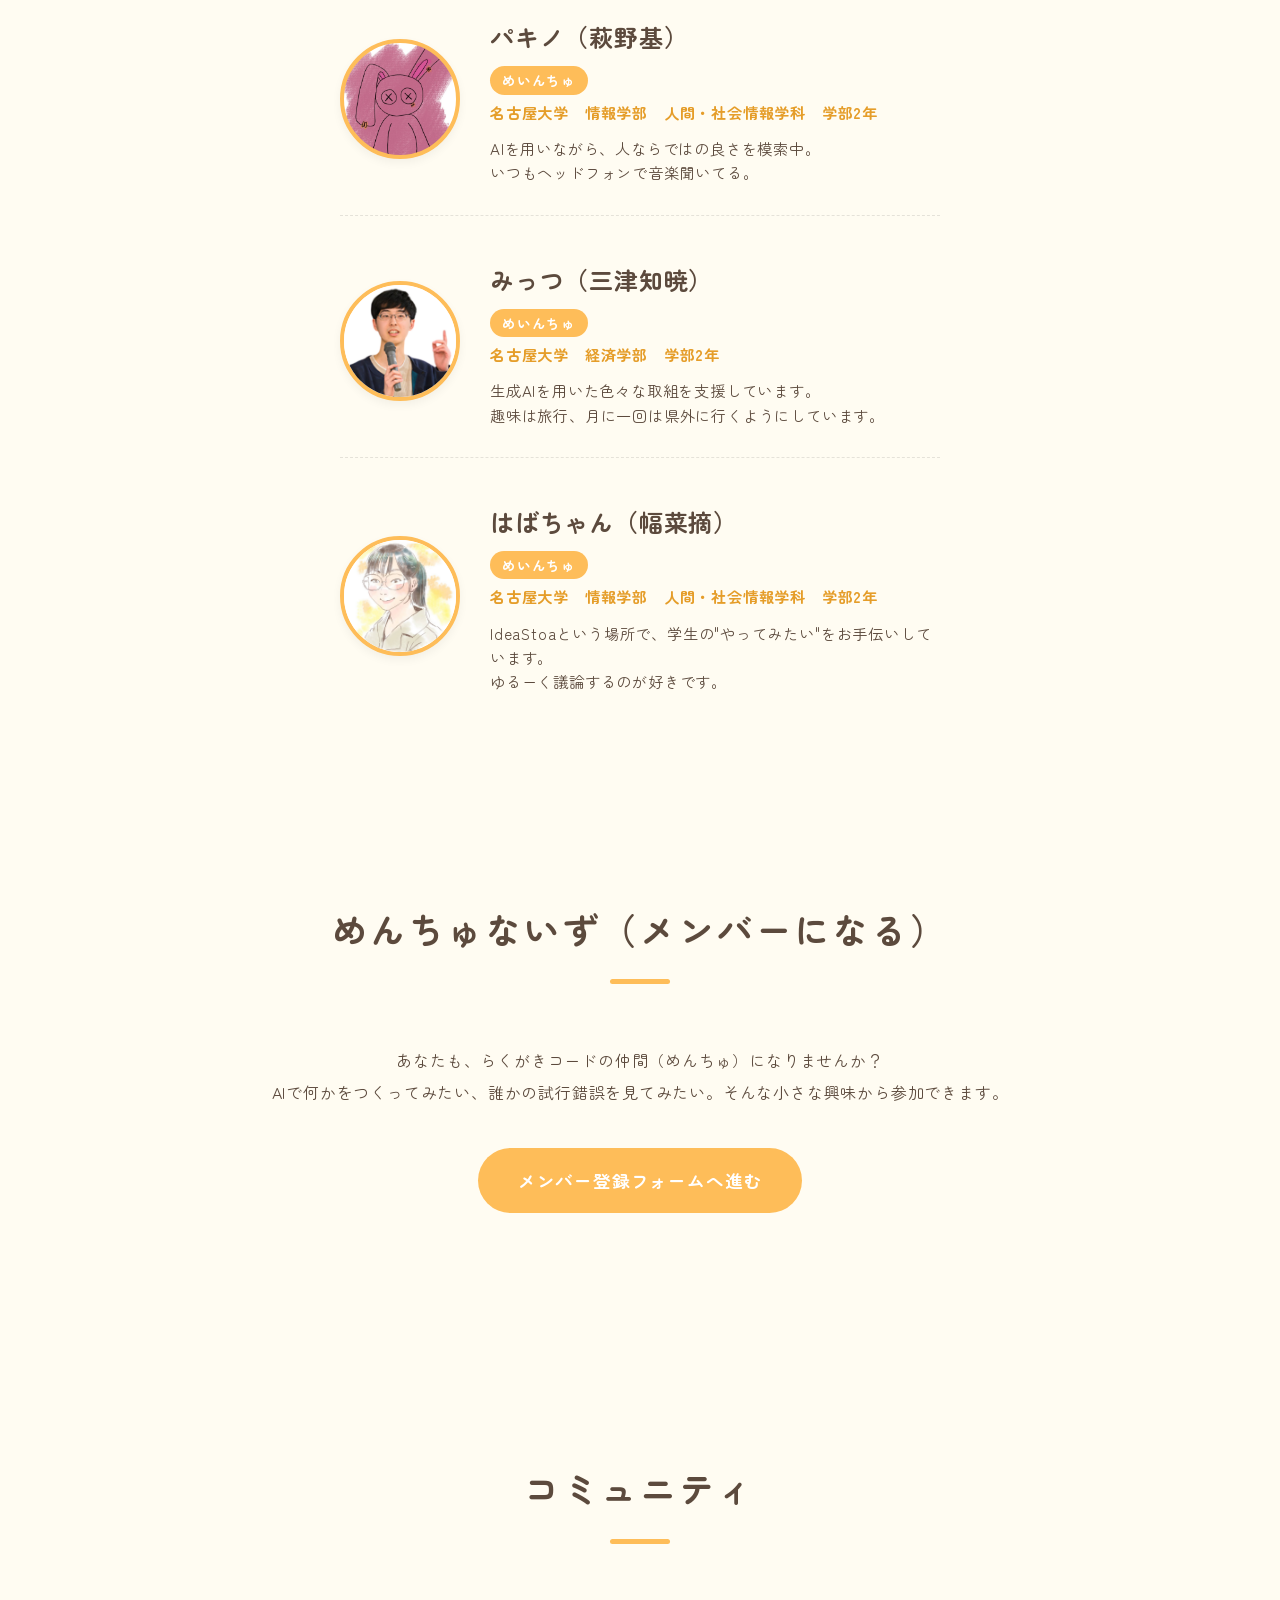
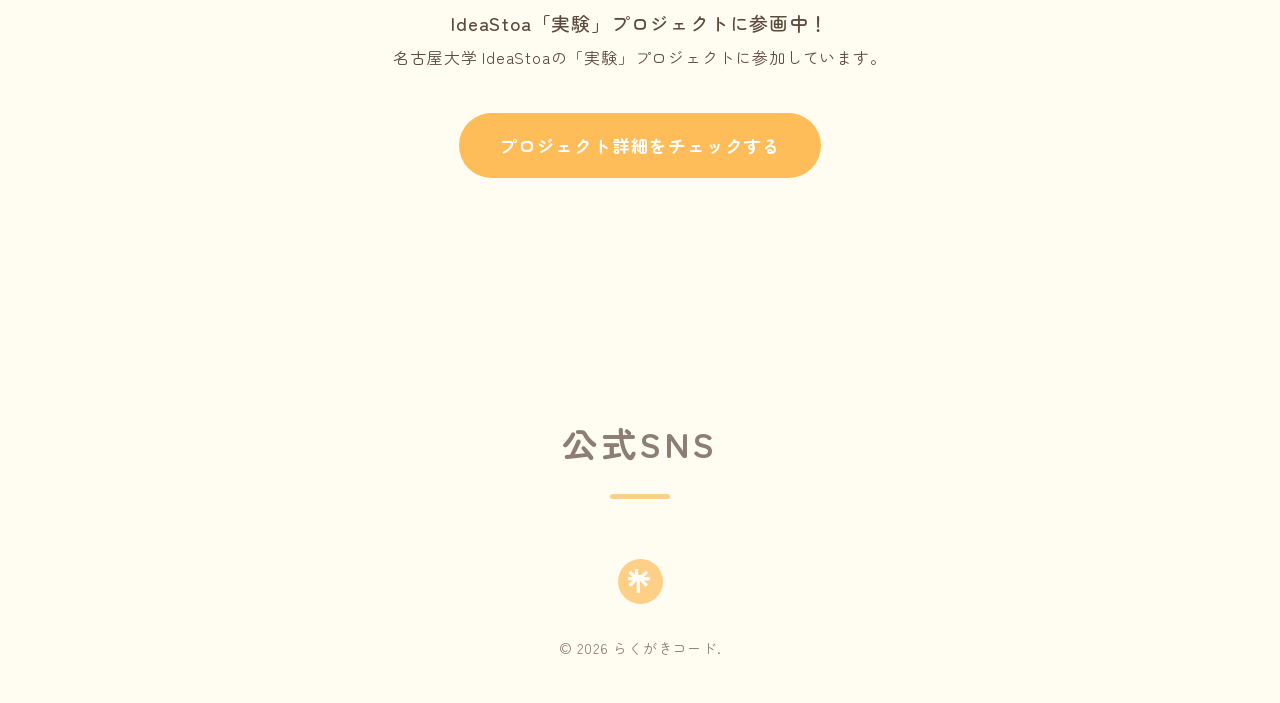
<file: menchu/index.html>
<!DOCTYPE html>
<html lang="ja">

<head>
    <meta charset="UTF-8">
    <meta name="viewport" content="width=device-width, initial-scale=1.0">
    <title>私たちについて｜らくがきコード</title>
    <meta name="description" content="らくがきコードを動かすめんちゅ、めいんちゅ紹介、メンバー参加についてまとめたページです。">
    <link rel="preconnect" href="https://fonts.googleapis.com">
    <link rel="preconnect" href="https://fonts.gstatic.com" crossorigin>
    <link href="https://fonts.googleapis.com/css2?family=Zen+Maru+Gothic:wght@400;500;700&display=swap" rel="stylesheet">
    <link rel="icon" href="../images/らくがきコード.jpg" type="image/jpeg">
    <link rel="stylesheet" href="../style.css">
    <link rel="stylesheet" href="style.css">
</head>

<body>
    <header class="header">
        <a href="../index.html" class="logo" aria-label="らくがきコード トップページへ">
            <img src="../images/らくがきコード.jpg" alt="らくがきコード">
        </a>
        <div class="hamburger" id="hamburger" aria-label="メニューを開く">
            <span></span>
            <span></span>
            <span></span>
        </div>
        <nav class="nav" id="nav-menu">
            <a href="../index.html">トップ</a>
            <a href="../concept/">コンセプト</a>
            <a href="../event/">イベント</a>
        </nav>
        <div class="header-wave">
            <svg class="header-waves" xmlns="http://www.w3.org/2000/svg" viewBox="0 24 150 28" preserveAspectRatio="none" shape-rendering="auto">
                <defs>
                    <path id="gentle-wave-header" d="M-160 44c30 0 58-18 88-18s 58 18 88 18 58-18 88-18 58 18 88 18 v44h-352z" />
                </defs>
                <g class="parallax-header">
                    <use href="#gentle-wave-header" x="48" y="0" fill="rgba(254, 189, 89, 0.3)" />
                    <use href="#gentle-wave-header" x="48" y="3" fill="rgba(254, 189, 89, 0.5)" />
                    <use href="#gentle-wave-header" x="48" y="5" fill="rgba(254, 189, 89, 0.7)" />
                    <use href="#gentle-wave-header" x="48" y="7" fill="#febd59" />
                </g>
            </svg>
        </div>
    </header>

    <main class="subpage-main">
        <section class="about-menchu section" id="about-menchu">
            <div class="container">
                <h2 class="section-title">私たちについて</h2>

                <div class="concept-item">
                    <h3>めんちゅとは</h3>
                    <div class="text-block">
                        <p>らくがきコードに関わる仲間を、私たちは「めんちゅ」と呼んでいます。</p>
                        <p>イベントをつくる人、勉強会に参加する人、活動を見守って支えてくれる人。関わり方はそれぞれ違っても、AIと一緒につくる楽しさや学びを持ち寄る仲間です。</p>
                    </div>
                </div>

                <div class="concept-item">
                    <h3>メンバー構成</h3>
                    <div class="text-block">
                        <div class="role-list">
                            <div class="role-item">
                                <span class="role-badge">めいんちゅ</span>
                                <span class="role-desc">イベントや勉強会を動かす運営メンバー</span>
                            </div>
                            <div class="role-item">
                                <span class="role-badge">さぶめんちゅ</span>
                                <span class="role-desc">勉強会に参加したり、運営を覗いたりするメンバー</span>
                            </div>
                            <div class="role-item">
                                <span class="role-badge">さぽんちゅ</span>
                                <span class="role-desc">活動を温かく見守り、支えてくれるサポーター</span>
                            </div>
                        </div>
                    </div>
                </div>
            </div>
        </section>

        <section class="members section" id="members">
            <div class="container">
                <h2 class="section-title">めいんちゅ（メインメンバー）紹介</h2>
                <div class="member-list">
                    <div class="member-row fade-target">
                        <img src="../images/yossi.png" alt="ヨッしー" class="member-photo">
                        <div class="member-info">
                            <h3 class="member-name">ヨッしー（吉木嵩裕）</h3>
                            <div class="member-title">
                                <span class="member-badge">代表（めいんちゅ）</span><br>
                                名古屋大学　情報学部　人間・社会情報学科　学部2年
                            </div>
                            <div class="member-desc">
                                らくがきコードをつくり、運営しています。<br>特技はおいしそうに食べること。
                            </div>
                        </div>
                    </div>
                    <div class="member-row">
                        <div class="member-photo"
                            style="background-image: url('../images/pakino.png'); background-size: 140%; background-position: center 20%; background-repeat: no-repeat;"
                            role="img" aria-label="パキノ"></div>
                        <div class="member-info">
                            <h3 class="member-name">パキノ（萩野基）</h3>
                            <div class="member-title">
                                <span class="member-badge">めいんちゅ</span><br>
                                名古屋大学　情報学部　人間・社会情報学科　学部2年
                            </div>
                            <div class="member-desc">
                                AIを用いながら、人ならではの良さを模索中。<br>いつもヘッドフォンで音楽聞いてる。
                            </div>
                        </div>
                    </div>
                    <div class="member-row">
                        <img src="../images/mittsu.png" alt="みっつ" class="member-photo">
                        <div class="member-info">
                            <h3 class="member-name">みっつ（三津知暁）</h3>
                            <div class="member-title">
                                <span class="member-badge">めいんちゅ</span><br>
                                名古屋大学　経済学部　学部2年
                            </div>
                            <div class="member-desc">
                                生成AIを用いた色々な取組を支援しています。<br>趣味は旅行、月に一回は県外に行くようにしています。
                            </div>
                        </div>
                    </div>
                    <div class="member-row">
                        <img src="../images/habachan.png" alt="はばちゃん" class="member-photo">
                        <div class="member-info">
                            <h3 class="member-name">はばちゃん（幅菜摘）</h3>
                            <div class="member-title">
                                <span class="member-badge">めいんちゅ</span><br>
                                名古屋大学　情報学部　人間・社会情報学科　学部2年
                            </div>
                            <div class="member-desc">
                                IdeaStoaという場所で、学生の"やってみたい"をお手伝いしています。<br>ゆるーく議論するのが好きです。
                            </div>
                        </div>
                    </div>
                </div>
            </div>
        </section>

        <section class="join section" id="join">
            <div class="container">
                <h2 class="section-title">めんちゅないず（メンバーになる）</h2>
                <div class="text-block center-text">
                    <p>あなたも、らくがきコードの仲間（めんちゅ）になりませんか？<br>AIで何かをつくってみたい、誰かの試行錯誤を見てみたい。そんな小さな興味から参加できます。</p>
                    <a href="https://forms.gle/ABpbisV6w1tom6k57" target="_blank" rel="noopener noreferrer" class="btn">メンバー登録フォームへ進む</a>
                </div>
            </div>
        </section>

        <section class="community section" id="community">
            <div class="container">
                <h2 class="section-title">コミュニティ</h2>
                <div class="text-block center-text">
                    <h3>IdeaStoa「実験」プロジェクトに参画中！</h3>
                    <p>名古屋大学 IdeaStoaの「実験」プロジェクトに参加しています。</p>
                    <a href="https://ideastoa.aip.nagoya-u.ac.jp/jikken/project/project-6292/" target="_blank"
                        class="btn">プロジェクト詳細をチェックする</a>
                </div>
            </div>
        </section>
    </main>

    <footer class="footer">
        <h2 class="section-title">公式SNS</h2>
        <div class="footer-sns" style="display: flex; justify-content: center; gap: 20px; margin-bottom: 30px;">
            <a href="https://linktr.ee/rakugaki_code?utm_source=qr_code" target="_blank" aria-label="Linktree"
                style="display: inline-flex; align-items: center; justify-content: center; width: 45px; height: 45px; border-radius: 50%; background-color: var(--main-yellow); color: var(--text-white); transition: opacity 0.3s, transform 0.3s;"
                onmouseover="this.style.transform='scale(1.1)';" onmouseout="this.style.transform='scale(1)';">
                <svg role="img" viewBox="0 0 24 24" xmlns="http://www.w3.org/2000/svg" fill="currentColor" width="24"
                    height="24">
                    <title>Linktree</title>
                    <path
                        d="M13.736 5.853l4.005-4.117 2.325 2.38-4.2 4.005h5.908v3.305h-5.937l4.229 4.108-2.325 2.334-5.74-5.769v11.66h-3.266V11.82l-5.769 5.827-2.325-2.325 4.229-4.117H-1.23v-3.305h5.937L.507 4.116l2.325-2.38 4.005 4.117V0h3.266v5.853z" />
                </svg>
            </a>
        </div>
        <p>&copy; 2026 らくがきコード.</p>
    </footer>

    <script src="../script.js"></script>
</body>

</html>
</file>
<file: style.css>
/* Minimalist "Rakugaki Code" Styles */
:root {
    --main-yellow: #febd59; /* 画像から抽出した正確な背景色に合わせて境界線を消す */
    --cream: #fffcf2;
    --text-white: #ffffff;
    --text-dark: #5c4a3d;
    --font-main: 'Zen Maru Gothic', 'JK Gothic', sans-serif;
}

* {
    margin: 0;
    padding: 0;
    box-sizing: border-box;
}

html {
    scroll-behavior: smooth;
}

body {
    font-family: var(--font-main);
    background-color: var(--cream);

    color: var(--text-dark);
    /* Default text color for body is dark */
    line-height: 2;
    font-size: 16px;
    letter-spacing: 0.05em;
    -webkit-font-smoothing: antialiased;
}

a {
    color: inherit;
    text-decoration: none;
    transition: opacity 0.3s;
}

a:hover {
    opacity: 0.7;
}

/* Typography */
h1,
h2,
h3,
h4,
strong {
    font-weight: 500;
}

.highlight {
    font-weight: 700;
    margin-top: 20px;
    display: inline-block;
    color: #e59d29;
    /* A slightly darker yellow for highlights on cream */
}

/* Layout */
.container {
    max-width: 800px;
    margin: 0 auto;
    padding: 0 30px;
}

.section {
    padding: 100px 0;
}

#about {
    padding-top: 450px;
}

#about-title {
    scroll-margin-top: 100px; /* メニューから飛んだ時に、ヘッダーに被らず綺麗な位置に表示させるためのオフセット */
}

/* Splash Screen */
.splash-screen {
    position: fixed;
    top: 0;
    left: 0;
    width: 100vw;
    height: 100vh;
    z-index: 9999; /* 全ての上に被せる */
    pointer-events: none;
    transition: opacity 2s ease-in 3s, visibility 5s; /* 全体フェードアウトは波紋終了後に */
}

/* 広がる最中の誤クリック防止レイヤー */
.splash-screen::before {
    content: '';
    position: absolute;
    top: 0;
    left: 0;
    width: 100vw;
    height: 100vh;
    pointer-events: auto;
}

.splash-screen.fade-out {
    opacity: 0;
    visibility: hidden;
}

.splash-screen.fade-out::before {
    display: none;
}

/* 多層の波紋レイヤー */
.splash-layer {
    position: absolute;
    top: 50%;
    left: 50%;
    width: 0;
    height: 0;
    background-color: transparent;
    border-radius: 50%;
    transform: translate(-50%, -50%);
    transition-property: width, height;
    transition-timing-function: cubic-bezier(0.4, 0, 0.2, 1);
}

.splash-layer.layer-1 { box-shadow: 0 0 0 200vmax rgba(254, 189, 89, 0.3); } /* 最も内側、一番遅い */
.splash-layer.layer-2 { box-shadow: 0 0 0 200vmax rgba(254, 189, 89, 0.5); }
.splash-layer.layer-3 { box-shadow: 0 0 0 200vmax rgba(254, 189, 89, 0.7); }
.splash-layer.layer-4 { box-shadow: 0 0 0 200vmax rgba(254, 189, 89, 1.0); } /* 最も外側（不透明）、一番早い */

.splash-screen.fade-out .splash-layer {
    width: 250vmax;
    height: 250vmax;
}

.splash-screen.fade-out .layer-4 { transition-duration: 2.5s; }
.splash-screen.fade-out .layer-3 { transition-duration: 3.2s; }
.splash-screen.fade-out .layer-2 { transition-duration: 3.8s; }
.splash-screen.fade-out .layer-1 { transition-duration: 4.5s; }

/* Header */
.header {
    display: flex;
    justify-content: space-between;
    align-items: center;
    padding: 15px 40px; /* 追随時に邪魔にならないよう少しパディングを調整 */
    position: fixed; /* 追随させる */
    top: 0;
    left: 0;
    width: 100%;
    color: var(--text-white);
    background-color: var(--main-yellow); /* スクロールしても背景と同化しないように黄色背景 */
    z-index: 1000;
}

/* ヘッダーから垂れ下がる波 */
.header-wave {
    position: absolute;
    bottom: 0;
    left: 0;
    width: 100%;
    transform: translateY(100%) scaleY(-1); /* ヘッダーの下に配置し、上下反転させて「垂れ下がる」形にする */
    line-height: 0;
    pointer-events: none; /* 下の要素のクリックを邪魔しないようにする */
}

.header-waves {
    position: relative;
    width: 100%;
    height: 5vh;
    min-height: 30px;
    max-height: 60px;
}

.parallax-header > use {
    animation: move-forever 25s cubic-bezier(.55,.5,.45,.5) infinite;
}

.parallax-header > use:nth-child(1) {
    animation-delay: -2s;
    animation-duration: 7s;
}

.parallax-header > use:nth-child(2) {
    animation-delay: -3s;
    animation-duration: 10s;
}

.parallax-header > use:nth-child(3) {
    animation-delay: -4s;
    animation-duration: 13s;
}

.parallax-header > use:nth-child(4) {
    animation-delay: -5s;
    animation-duration: 20s;
}

.logo {
    display: block;
    width: 180px;
    /* ヘッダーでのロゴの表示幅 */
    height: 50px;
    /* ヘッダーでのロゴの表示高さ */
    overflow: hidden;
    /* はみ出た部分を隠す */
    position: relative;
    border-radius: 6px;
    transition: transform 0.3s;
}

.logo:hover {
    transform: scale(1.05);
    opacity: 1;
    /* a:hoverのopacity上書き */
}

.logo img {
    position: absolute;
    top: 50%;
    left: 50%;
    transform: translate(-50%, -50%);
    width: 300px;
    /* ここを大きくするほど、画像がズームされて文字が大きくなります */
    height: auto;
    display: block;
}

.nav {
    display: flex;
    gap: 30px;
    margin-right: 28px;
}

.nav a {
    font-size: 0.95rem;
    color: var(--text-white);
    position: relative;
}

/* Hamburger Menu (Hidden on PC) */
.hamburger {
    display: none;
    flex-direction: column;
    cursor: pointer;
    gap: 6px;
    z-index: 1001;
}

.hamburger span {
    display: block;
    width: 25px;
    height: 3px;
    background-color: var(--text-white);
    border-radius: 3px;
    transition: transform 0.3s ease, opacity 0.3s ease;
}

/* Hamburger Active Animation */
.hamburger.active span:nth-child(1) {
    transform: translateY(9px) rotate(45deg);
}

.hamburger.active span:nth-child(2) {
    opacity: 0;
}

.hamburger.active span:nth-child(3) {
    transform: translateY(-9px) rotate(-45deg);
}

/* Hero Section */
.hero {
    min-height: 120vh;
    /* 少し長めに設定して波を下の方へ */
    padding-bottom: 250px;
    /* 波とコンテンツの間に十分な余白を確保 */
    display: flex;
    flex-direction: column;
    justify-content: center;
    align-items: center;
    text-align: center;
    background-color: var(--main-yellow);
    color: var(--text-white);
    position: relative;
    /* overflow: hidden; 波がはみ出せるように削除 */
}

.wave-bottom {
    position: absolute;
    bottom: -1px;
    left: 0;
    width: 100%;
    line-height: 0;
    z-index: 10;
}

/* 波が下に移動したときに黄色の背景が途切れないように上へ伸ばす */
.wave-bottom::before {
    content: '';
    position: absolute;
    bottom: 0;
    left: 0;
    width: 100%;
    height: 150vh; 
    background-color: var(--main-yellow);
    z-index: -1;
}

.waves {
    position: relative;
    width: 100%;
    height: 12vh;
    margin-bottom: -7px;
    min-height: 80px;
    max-height: 150px;
}

.parallax > use {
    animation: move-forever 25s cubic-bezier(.55,.5,.45,.5) infinite;
}

.parallax > use:nth-child(1) {
    animation-delay: -2s;
    animation-duration: 7s;
}

.parallax > use:nth-child(2) {
    animation-delay: -3s;
    animation-duration: 10s;
}

.parallax > use:nth-child(3) {
    animation-delay: -4s;
    animation-duration: 13s;
}

.parallax > use:nth-child(4) {
    animation-delay: -5s;
    animation-duration: 20s;
}

@keyframes move-forever {
    0% { transform: translate3d(-90px, 0, 0); }
    100% { transform: translate3d(85px, 0, 0); }
}

.hero-content {
    position: relative;
    z-index: 20; /* 波の背景（z-index: 10）より手前に表示する */
}

/* Logo styling based on the image */
.hero-logo {
    display: flex;
    justify-content: center;
    align-items: center;
    margin-top: 8vh;
    /* 画像を少し下へ移動 */
    margin-bottom: 20px;
}

.hero-logo img {
    max-width: 90%;
    max-height: 500px;
    /* 大幅に制限を緩めて画像を大きく表示 */
    object-fit: contain;
}

/* Recreating the slight playful tilt of the characters in the logo */
.char-1 {
    transform: translateY(-2px) rotate(-3deg);
}

.char-2 {
    transform: translateY(2px) rotate(2deg);
}

.char-3 {
    transform: translateY(-1px) rotate(-1deg);
}

.char-4 {
    transform: translateY(3px) rotate(4deg);
}

.char-5 {
    transform: translateY(-2px) rotate(-2deg);
}

.char-6 {
    transform: translateY(1px) rotate(1deg);
}

.char-7 {
    transform: translateY(-1px) rotate(-3deg);
}

.hero-subtitle {
    font-size: 1.2rem;
    font-weight: 400;
    opacity: 0.9;
}

/* Content Sections (These are on cream background) */
.section-title {
    font-size: 2.2rem;
    font-weight: 700;
    margin-bottom: 60px;
    text-align: center;
    letter-spacing: 0.1em;
    color: var(--text-dark); /* くっきり読めるように濃い茶色に変更 */
}

.section-title::after {
    content: '';
    display: block;
    width: 60px;
    height: 5px;
    background-color: var(--main-yellow);
    margin: 15px auto 0;
    border-radius: 3px;
}

.text-block {
    margin-bottom: 40px;
}

.text-block p {
    margin-bottom: 20px;
}

/* Read More Feature */
.hidden-content {
    display: none;
}

.hidden-content.show {
    display: block;
    animation: fadeInDown 0.4s ease-out forwards;
}

@keyframes fadeInDown {
    from { opacity: 0; transform: translateY(-10px); }
    to { opacity: 1; transform: translateY(0); }
}

.btn-read-more {
    display: block;
    background: none;
    border: none;
    color: var(--main-yellow);
    font-size: 1rem;
    font-weight: 700;
    margin: 20px auto 0;
    cursor: pointer;
    text-decoration: underline;
    text-underline-offset: 4px;
    font-family: inherit;
    transition: color 0.3s;
}

.btn-read-more:hover {
    color: #e59d29;
}

.center-text {
    text-align: center;
}

.features {
    display: grid;
    grid-template-columns: repeat(3, minmax(0, 1fr));
    gap: 30px;
    margin-top: 60px;
}

.activity-slider {
    position: relative;
    max-width: 760px;
    margin: 54px auto 0;
    padding: 0 72px 44px;
}

.activity-viewport {
    overflow: hidden;
    border-radius: 20px;
}

.activity-track {
    display: flex;
    transition: transform 0.55s ease;
}

.activity-slide {
    flex: 0 0 100%;
    min-height: 260px;
    padding: 46px 54px;
    background-color: #fff;
    border: 1px solid rgba(0,0,0,0.05);
    border-radius: 20px;
    box-shadow: 0 8px 26px rgba(0,0,0,0.06);
}

.activity-label {
    display: inline-block;
    margin-bottom: 14px;
    color: var(--main-yellow);
    font-size: 0.95rem;
    font-weight: 700;
}

.activity-slide h3 {
    margin-bottom: 20px;
    color: var(--text-dark);
    font-size: 1.8rem;
}

.activity-slide p {
    font-size: 1.05rem;
    line-height: 2;
}

.activity-nav {
    position: absolute;
    top: 118px;
    z-index: 3;
    width: 48px;
    height: 48px;
    border: none;
    border-radius: 50%;
    background-color: var(--main-yellow);
    color: #fff;
    font-size: 2rem;
    line-height: 1;
    cursor: pointer;
    box-shadow: 0 6px 18px rgba(0,0,0,0.12);
    transition: transform 0.3s, background-color 0.3s;
}

.activity-nav:hover {
    background-color: #e59d29;
    transform: translateY(-2px);
}

.activity-prev {
    left: 0;
}

.activity-next {
    right: 0;
}

.activity-dots {
    position: absolute;
    left: 0;
    right: 0;
    bottom: 0;
    display: flex;
    justify-content: center;
    gap: 12px;
}

.activity-dot {
    width: 12px;
    height: 12px;
    padding: 0;
    border: none;
    border-radius: 50%;
    background-color: rgba(0,0,0,0.16);
    cursor: pointer;
    transition: transform 0.3s, background-color 0.3s;
}

.activity-dot.is-active {
    background-color: var(--main-yellow);
    transform: scale(1.25);
}

.activity-photo {
    max-width: 920px;
    margin: 70px auto 0;
    text-align: center;
}

.activity-photo h3 {
    display: inline-block;
    margin-bottom: 24px;
    padding-bottom: 10px;
    border-bottom: 3px solid var(--main-yellow);
    color: var(--text-dark);
    font-size: 1.5rem;
}

.activity-photo img {
    display: block;
    width: 100%;
    height: auto;
    border-radius: 20px;
    box-shadow: 0 10px 30px rgba(0,0,0,0.08);
}

.event-link-box {
    margin-top: 56px;
    text-align: center;
}

.event-link-box p {
    margin-bottom: 22px;
    color: var(--text-dark);
    font-size: 1.15rem;
    font-weight: 700;
}

.event-link-actions {
    display: flex;
    flex-wrap: wrap;
    justify-content: center;
    gap: 14px;
}

.event-promo {
    padding-top: 450px;
    padding-bottom: 10px;
}

.event-promo-box {
    padding: 44px 34px;
    border: 1px solid rgba(0,0,0,0.05);
    border-radius: 20px;
    background: rgba(255, 255, 255, 0.86);
    box-shadow: 0 8px 26px rgba(0,0,0,0.06);
    text-align: center;
}

.event-promo-label {
    display: inline-block;
    margin-bottom: 16px;
    color: #e59d29;
    font-size: 1.08rem;
    font-weight: 700;
}

.event-promo-box h2 {
    margin-bottom: 18px;
    color: var(--text-dark);
    font-size: clamp(1.8rem, 4vw, 2.6rem);
    font-weight: 700;
    line-height: 1.45;
}

.event-promo-box p:not(.event-promo-label) {
    margin-bottom: 28px;
    color: var(--text-dark);
    font-size: 1.05rem;
}

.axis-diagram {
    position: relative;
    max-width: 920px;
    min-height: 520px;
    margin: 76px auto 0;
}

.axis-shape {
    position: absolute;
    inset: 0 120px 46px;
    width: calc(100% - 240px);
    height: calc(100% - 46px);
    overflow: visible;
}

.axis-shape polygon {
    fill: rgba(254, 189, 89, 0.08);
    stroke: rgba(254, 189, 89, 0.75);
    stroke-width: 8;
    stroke-linejoin: round;
}

.axis-shape circle {
    fill: var(--main-yellow);
    stroke: #fff;
    stroke-width: 5;
}

.axis-node {
    position: absolute;
    z-index: 2;
    width: 260px;
    min-height: 170px;
    padding: 26px 24px;
    background-color: #fff;
    border: 1px solid rgba(0,0,0,0.05);
    border-radius: 20px;
    box-shadow: 0 8px 24px rgba(0,0,0,0.06);
    text-align: center;
}

.axis-node h3 {
    margin-bottom: 14px;
    color: var(--text-dark);
    font-size: 1.25rem;
    line-height: 1.35;
}

.axis-node h3 span {
    color: var(--main-yellow);
    font-size: 1.5rem;
}

.axis-node p {
    font-size: 0.95rem;
    line-height: 1.75;
    text-align: left;
}

.axis-node-vibe {
    top: -24px;
    left: 50%;
    transform: translateX(-50%);
}

.axis-node-think {
    bottom: 0;
    left: 0;
}

.axis-node-share {
    right: 0;
    bottom: 0;
}

.feature-item {
    min-width: 0;
    background-color: #fff;
    padding: 40px 30px;
    border-radius: 20px;
    box-shadow: 0 4px 15px rgba(0,0,0,0.03);
    border: 1px solid rgba(0,0,0,0.05);
    transition: transform 0.3s;
}

.feature-item:hover {
    transform: translateY(-5px);
}

.concept-item h3 {
    font-size: 1.4rem;
    margin-bottom: 20px;
    border-bottom: 1px solid rgba(0, 0, 0, 0.1);
    /* Darker subtle border for cream bg */
    padding-bottom: 10px;
    display: inline-block;
    color: var(--main-yellow);
}

.feature-item h3 {
    font-size: 1.4rem;
    margin-bottom: 20px;
    border-bottom: 3px solid var(--main-yellow);
    padding-bottom: 10px;
    display: inline-block;
    color: var(--text-dark);
}

.concept-item {
    margin-bottom: 60px;
}

.sub-block {
    margin-top: 30px;
}

.sub-block h4 {
    font-size: 1.1rem;
    margin-bottom: 10px;
    color: #e59d29;
}

#concept-story h4 {
    margin-top: 34px;
    margin-bottom: 14px;
    color: #e59d29;
    font-size: 1.18rem;
    line-height: 1.6;
}

#concept-story h4:first-child {
    margin-top: 0;
}

.sub-block ul {
    list-style-type: none;
    padding-left: 10px;
}

.sub-block li {
    margin-bottom: 10px;
    position: relative;
    padding-left: 20px;
}

.sub-block li::before {
    content: "・";
    position: absolute;
    left: 0;
    color: var(--main-yellow);
}

/* Member Roles */
.role-list {
    display: flex;
    flex-direction: column;
    gap: 15px;
    margin-top: 15px;
}

.role-item {
    display: flex;
    align-items: center;
    background-color: var(--cream);
    padding: 15px 20px;
    border-radius: 12px;
}

.role-badge {
    display: inline-block;
    padding: 6px 16px;
    border-radius: 20px;
    font-weight: 700;
    font-size: 0.95rem;
    margin-right: 20px;
    white-space: nowrap;
    text-align: center;
    width: 140px; /* 全員全く同じ大きさにする */
    flex-shrink: 0;
    background-color: var(--main-yellow); /* 色も全員同じ黄色に統一 */
    color: var(--text-white);
}

.role-desc {
    font-size: 0.95rem;
    color: #555;
    line-height: 1.5;
}

/* Members Section */
.member-list {
    display: flex;
    flex-direction: column;
    gap: 40px;
    margin-top: 40px;
    max-width: 600px;
    margin-left: auto;
    margin-right: auto;
}

.member-row {
    display: flex;
    align-items: center;
    gap: 30px;
    border-bottom: 1px dashed rgba(0,0,0,0.1);
    padding-bottom: 30px;
}

.member-row:last-child {
    border-bottom: none;
    padding-bottom: 0;
}

.member-photo-placeholder {
    flex-shrink: 0;
    width: 120px;
    height: 120px;
    background-color: #fff;
    border-radius: 50%;
    display: flex;
    justify-content: center;
    align-items: center;
    color: #ccc;
    font-size: 0.9rem;
    border: 4px solid var(--main-yellow);
    box-shadow: 0 4px 10px rgba(0,0,0,0.05);
}

.member-photo {
    flex-shrink: 0;
    width: 120px;
    height: 120px;
    border-radius: 50%;
    object-fit: cover;
    border: 4px solid var(--main-yellow);
    box-shadow: 0 4px 10px rgba(0,0,0,0.05);
    background-color: #fff;
}

.member-info {
    flex-grow: 1;
}

.member-name {
    font-size: 1.5rem;
    font-weight: 700;
    color: var(--text-dark);
    margin-bottom: 5px;
}

.member-title {
    font-size: 0.95rem;
    color: #e59d29;
    font-weight: 700;
    margin-bottom: 10px;
    line-height: 1.8;
}

.member-badge {
    display: inline-block;
    padding: 2px 12px;
    background-color: var(--main-yellow);
    color: var(--text-white);
    border-radius: 20px;
    font-size: 0.85rem;
    margin-bottom: 4px;
}

.member-desc {
    font-size: 0.95rem;
    line-height: 1.6;
}

/* Buttons */
.btn {
    display: inline-block;
    background-color: var(--main-yellow);
    color: var(--text-white);
    padding: 15px 40px;
    font-size: 1.1rem;
    border-radius: 40px;
    margin-top: 20px;
    transition: all 0.3s;
    font-weight: 700;
    border: none;
    min-width: 320px; /* どのボタンも同じ幅になるように固定 */
    text-align: center;
}

.btn:hover {
    background-color: #e59d29;
    transform: translateY(-2px);
    box-shadow: 0 5px 15px rgba(229, 157, 41, 0.3);
}

/* Footer */
.footer {
    text-align: center;
    padding: 40px;
    font-size: 0.9rem;
    opacity: 0.7;
    margin-top: 50px;
}

.sp-br {
    display: none;
}

/* Responsive */
@media (max-width: 768px) {
    .sp-br {
        display: block;
    }

    .hamburger {
        display: flex;
        margin-right: 12px;
    }

    .nav {
        position: fixed;
        top: 0;
        right: 0;
        width: 100%;
        height: 100vh;
        height: 100dvh;
        margin-right: 0;
        background-color: var(--main-yellow);
        flex-direction: column;
        justify-content: center;
        align-items: center;
        gap: 40px;
        transform: translateX(100%);
        transition: transform 0.4s cubic-bezier(0.4, 0, 0.2, 1);
    }

    .nav.active {
        transform: translateX(0);
    }

    .nav a {
        font-size: 1.5rem;
        font-weight: 700;
    }

    .section {
        padding: 60px 0;
    }

    #about {
        padding-top: 250px;
    }

    .event-promo {
        padding-top: 250px;
        padding-bottom: 20px;
    }

    .section-title {
        font-size: 1.8rem;
        margin-bottom: 40px;
    }

    .features {
        grid-template-columns: 1fr;
    }

    .activity-slider {
        padding: 0 0 42px;
    }

    .activity-slide {
        min-height: 300px;
        padding: 34px 28px;
    }

    .activity-slide h3 {
        font-size: 1.5rem;
    }

    .activity-slide p {
        font-size: 1rem;
        line-height: 1.9;
    }

    .activity-nav {
        top: auto;
        bottom: -4px;
        width: 42px;
        height: 42px;
        font-size: 1.6rem;
    }

    .activity-prev {
        left: 18px;
    }

    .activity-next {
        right: 18px;
    }

    .axis-diagram {
        min-height: 0;
        margin-top: 40px;
        display: grid;
        gap: 24px;
    }

    .axis-shape {
        display: none;
    }

    .axis-node {
        position: static;
        width: auto;
        min-height: 0;
        transform: none;
    }

    .role-item {
        flex-direction: column;
        align-items: flex-start;
        gap: 10px;
    }

    .member-row {
        flex-direction: row; /* スマホでも横並びを維持 */
        text-align: left; /* 左寄せ */
        align-items: flex-start; /* 上揃え */
        gap: 15px;
    }

    .member-photo-placeholder,
    .member-photo {
        width: 80px; /* スマホでは写真を少し小さくして横にテキストを置けるように */
        height: 80px;
        font-size: 0.8rem;
    }

    .center-text {
        text-align: left; /* スマホでは長文の中央寄せは読みづらいため左寄せに */
    }

    .btn {
        min-width: auto;
        width: 100%;
        padding: 15px 20px;
    }

    .event-link-actions {
        flex-direction: column;
    }
}

/* Scroll Fade-in Animation */
.js-enabled .fade-target {
    opacity: 0;
    transform: translateY(60px); /* 動きを大きく (30px -> 60px) */
    transition: opacity 1.5s cubic-bezier(0.2, 0.8, 0.2, 1), transform 1.5s cubic-bezier(0.2, 0.8, 0.2, 1); /* ゆっくり滑らかに (0.8s -> 1.5s) */
}

.js-enabled .fade-target.visible {
    opacity: 1;
    transform: translateY(0);
}
</file>
<file: concept/style.css>
.subpage-main {
    padding-top: 120px;
}

@media (max-width: 768px) {
    .subpage-main {
        padding-top: 96px;
    }
}
</file>
<file: event/style.css>
.event-container {
    width: min(960px, 100%);
    margin: 0 auto;
    padding: 0 30px;
}

.event-hero {
    position: relative;
    min-height: 760px;
    padding: 230px 0 110px;
    background: var(--cream);
}

.hero-layout {
    position: relative;
    z-index: 1;
    display: grid;
    grid-template-columns: minmax(0, 1.08fr) minmax(300px, 0.72fr);
    gap: 48px;
    align-items: center;
    padding: 54px;
    border: 1px solid rgba(0,0,0,0.05);
    border-radius: 20px;
    background: rgba(255, 255, 255, 0.72);
    box-shadow: 0 8px 26px rgba(0,0,0,0.06);
}

.event-title {
    margin-bottom: 48px;
}

.hero-copy {
    text-align: center;
}

.eyebrow {
    margin-bottom: 22px;
    color: var(--text-dark);
    font-size: clamp(1.05rem, 2vw, 1.35rem);
    font-weight: 700;
    letter-spacing: 0.08em;
}

.event-hero h1 {
    color: var(--text-dark);
    font-size: clamp(3.4rem, 8vw, 7.2rem);
    font-weight: 700;
    line-height: 1.05;
    letter-spacing: 0;
}

.event-hero h1 span {
    display: block;
    margin-bottom: 6px;
    font-size: clamp(2.35rem, 5.6vw, 5rem);
}

.nowrap {
    white-space: nowrap;
}

.lead {
    width: min(640px, 100%);
    margin: 30px auto 0;
    color: var(--text-dark);
    font-size: clamp(1.05rem, 1.8vw, 1.22rem);
    font-weight: 500;
}

.summary-card {
    padding: 40px 36px;
    border: 1px solid rgba(0,0,0,0.05);
    border-radius: 20px;
    background: rgba(255, 255, 255, 0.86);
    box-shadow: 0 8px 26px rgba(0,0,0,0.06);
    text-align: center;
}

.free {
    display: inline-block;
    margin-bottom: 22px;
    padding: 4px 18px;
    background: #fff100;
    color: var(--text-dark);
    font-size: 1.1rem;
    font-weight: 700;
    line-height: 1.5;
}

.date-row {
    display: flex;
    align-items: baseline;
    justify-content: center;
    gap: 12px;
    margin-bottom: 12px;
    line-height: 1;
}

.date {
    font-size: clamp(3.6rem, 7vw, 5.8rem);
    font-weight: 700;
    letter-spacing: 0;
}

.weekday {
    writing-mode: vertical-rl;
    font-size: 1.15rem;
    font-weight: 700;
}

.time {
    font-size: clamp(1.65rem, 3vw, 2.7rem);
    font-weight: 700;
    line-height: 1.3;
    letter-spacing: 0;
}

.event-section {
    padding: 110px 0 70px;
}

.flyer-section {
    padding: 90px 0 20px;
    background: var(--cream);
    text-align: center;
}

.flyer-image {
    width: min(560px, 100%);
    margin: 38px auto 0;
}

.flyer-image img {
    display: block;
    width: 100%;
    height: auto;
    border-radius: 8px;
    box-shadow: 0 12px 32px rgba(0,0,0,0.12);
}

.entry-button {
    position: relative;
    z-index: 2;
    pointer-events: auto;
}

.event-section h2 {
    margin-bottom: 42px;
    color: var(--text-dark);
    font-size: clamp(1.8rem, 3vw, 2.5rem);
    font-weight: 700;
    text-align: center;
}

.info-list {
    display: grid;
    gap: 18px;
}

.info-list > div {
    display: grid;
    grid-template-columns: 140px 1fr;
    gap: 24px;
    padding: 30px 34px;
    border: 1px solid rgba(0,0,0,0.05);
    border-radius: 18px;
    background: rgba(255, 255, 255, 0.86);
    box-shadow: 0 4px 15px rgba(0,0,0,0.03);
}

.info-list dt {
    align-self: start;
    width: fit-content;
    padding: 2px 12px;
    background: var(--main-yellow);
    color: var(--text-white);
    border-radius: 999px;
    font-weight: 700;
    line-height: 1.6;
}

.info-list dd {
    color: var(--text-dark);
    font-weight: 500;
}

.timeline-section {
    padding: 40px 0 80px;
}

.timeline-flow {
    display: grid;
    gap: 24px;
    width: min(760px, 100%);
    margin: 0 auto;
}

.timeline-card {
    position: relative;
    min-height: 0;
    padding: 30px 32px 30px 112px;
    border: 1px solid rgba(0,0,0,0.05);
    border-radius: 18px;
    background: rgba(255, 255, 255, 0.86);
    box-shadow: 0 4px 15px rgba(0,0,0,0.03);
}

.timeline-card:not(:last-child)::after {
    content: "";
    position: absolute;
    left: 55px;
    top: 78px;
    bottom: -26px;
    width: 4px;
    border-radius: 999px;
    background: rgba(254, 189, 89, 0.55);
}

.step-number {
    position: absolute;
    top: 28px;
    left: 32px;
    display: grid;
    place-items: center;
    width: 48px;
    height: 48px;
    border-radius: 50%;
    background: var(--main-yellow);
    color: var(--text-white);
    font-size: 1.4rem;
    font-weight: 700;
    line-height: 1;
    box-shadow: 0 4px 12px rgba(0,0,0,0.08);
}

.timeline-card h3 {
    margin-bottom: 16px;
    color: var(--text-dark);
    font-size: 1.18rem;
    font-weight: 700;
    line-height: 1.5;
}

.timeline-card p {
    color: var(--text-dark);
    font-size: 0.96rem;
    font-weight: 500;
    line-height: 1.85;
}

.entry-section {
    position: relative;
    z-index: 2;
    padding: 90px 0 20px;
    text-align: center;
}

.entry-button {
    margin-top: 34px;
}

.entry-section p {
    color: var(--text-dark);
    font-weight: 500;
}

.footer-sns {
    display: flex;
    justify-content: center;
    gap: 20px;
    margin-bottom: 30px;
}

.footer-sns a {
    display: inline-flex;
    align-items: center;
    justify-content: center;
    width: 45px;
    height: 45px;
    border-radius: 50%;
    background-color: var(--main-yellow);
    color: var(--text-white);
    transition: opacity 0.3s, transform 0.3s;
}

.footer-sns a:hover {
    transform: scale(1.1);
    opacity: 1;
}

@media (max-width: 768px) {
    .event-container {
        padding: 0 20px;
    }

    .event-hero {
        min-height: auto;
        padding: 150px 0 64px;
    }

    .hero-layout {
        grid-template-columns: 1fr;
        gap: 30px;
        padding: 30px 20px;
        border-radius: 16px;
    }

    .summary-card {
        padding: 28px 20px;
    }

    .event-title {
        margin-bottom: 34px;
    }

    .eyebrow {
        margin-bottom: 16px;
        font-size: 0.95rem;
    }

    .event-hero h1 {
        font-size: clamp(2.7rem, 14vw, 4.2rem);
        line-height: 1.08;
    }

    .event-hero h1 span {
        font-size: clamp(1.95rem, 9.6vw, 3rem);
    }

    .lead {
        margin-top: 22px;
        font-size: 1rem;
        line-height: 1.8;
    }

    .date {
        font-size: clamp(3.2rem, 16vw, 4.8rem);
    }

    .time {
        font-size: clamp(1.55rem, 8vw, 2.25rem);
    }

    .event-section {
        padding: 80px 0 52px;
    }

    .flyer-section {
        padding: 70px 0 12px;
    }

    .flyer-image {
        margin-top: 28px;
    }

    .info-list > div {
        grid-template-columns: 1fr;
        gap: 12px;
        padding: 26px 24px;
    }

    .timeline-section {
        padding: 32px 0 64px;
    }

    .timeline-flow {
        gap: 18px;
        width: 100%;
    }

    .timeline-card {
        padding: 78px 24px 26px;
    }

    .timeline-card:not(:last-child)::after {
        display: none;
    }

    .step-number {
        top: 22px;
        left: 24px;
    }

}
</file>
<file: menchu/style.css>
.subpage-main {
    padding-top: 120px;
}

@media (max-width: 768px) {
    .subpage-main {
        padding-top: 96px;
    }
}
</file>
